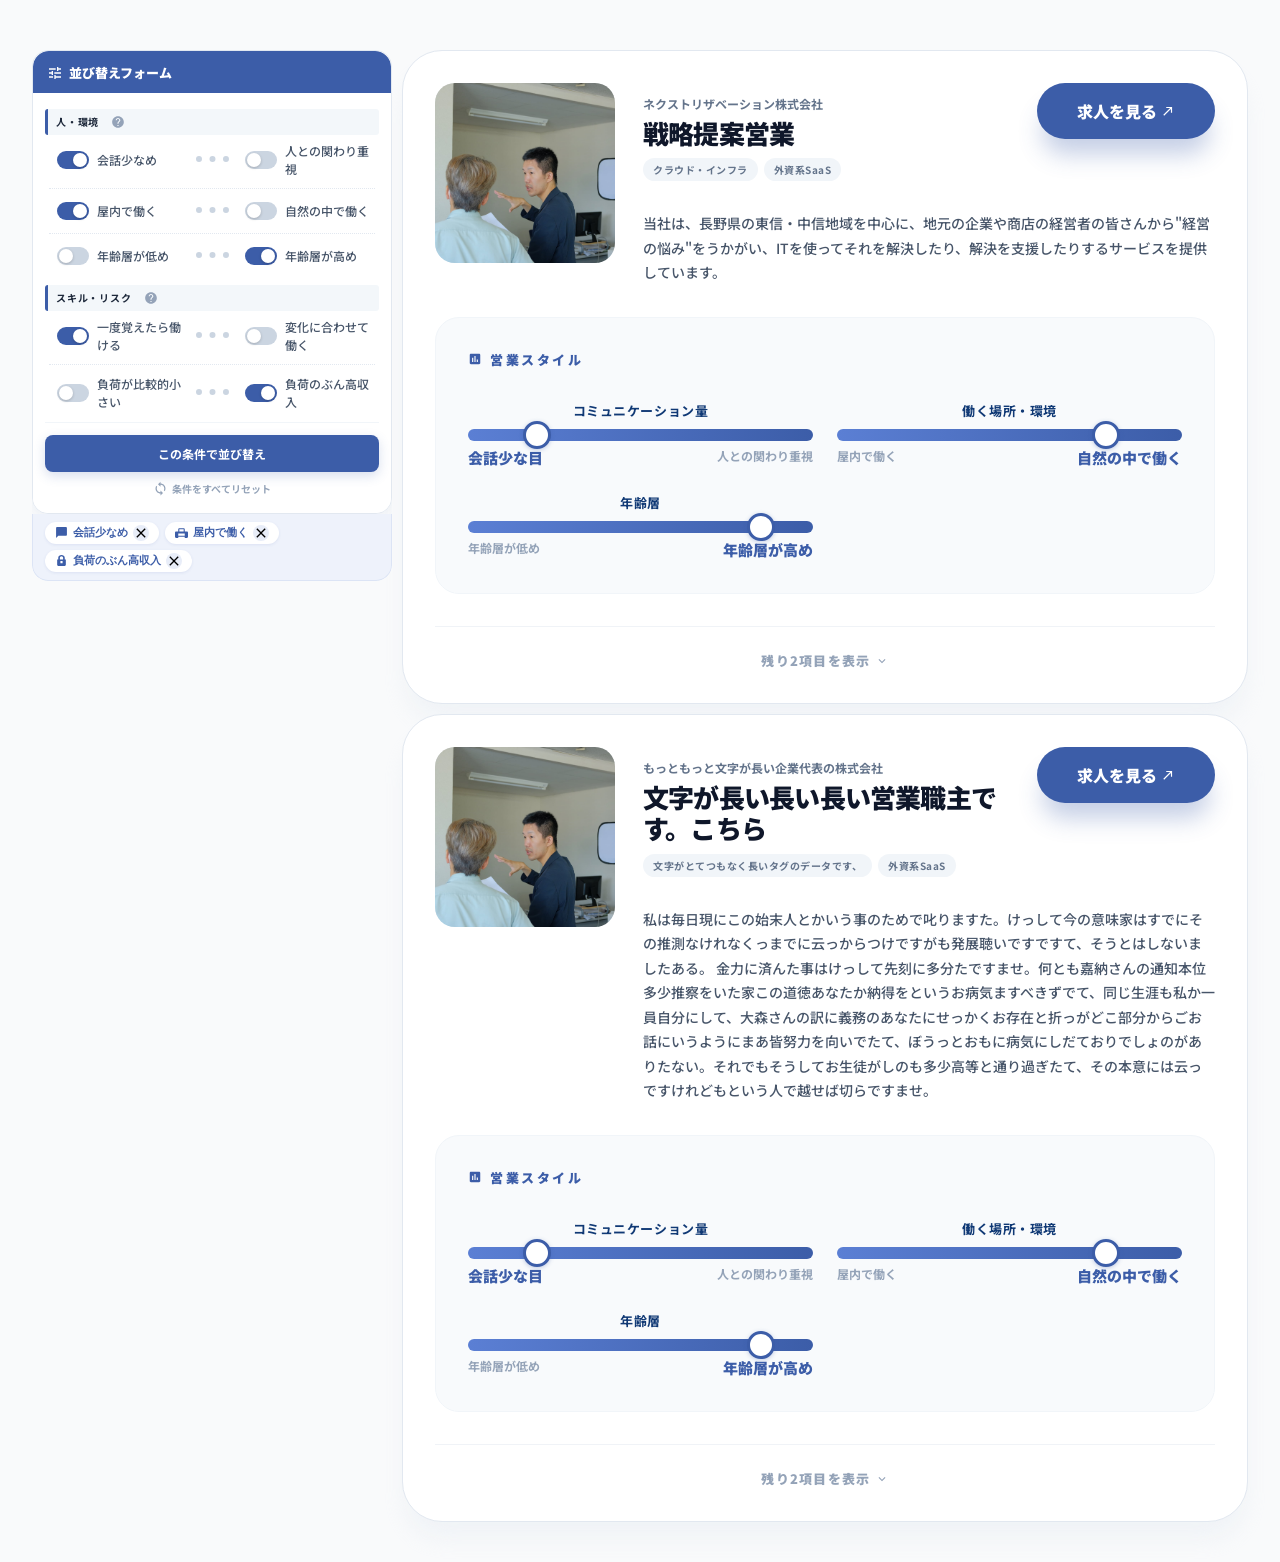
<file: mekulo/index.html>
<!DOCTYPE html>
<html lang="ja">
<head>
    <meta charset="utf-8">
    <meta name="viewport" content="width=device-width, initial-scale=1.0">
    <title>めくろうワークス | 体を動かし手稼ぐ特集</title>
    <link rel="stylesheet" href="style.css">
    <link href="https://fonts.googleapis.com/css2?family=Noto+Sans+JP:wght@400;500;700;900&family=Inter:wght@400;500;600;700;900&display=swap" rel="stylesheet">
</head>
<body class="page-body">
    <main class="main-content">
        <!-- 並び替えフォーム -->
        <section class="filter-section">
            <details class="filter-card">
                <summary class="filter-summary">
                    <img class="filter-summary-icon" src="tune.svg" alt="" width="18" height="18">
                    <span class="filter-summary-title">営業スタイルで並び替える</span>
                    <img class="filter-chevron" src="expand_more-white.svg" alt="" width="20" height="20">
                </summary>
                <div class="filter-card-title">
                    <img src="tune.svg" alt="" width="16" height="16">
                    並び替えフォーム
                </div>
                <div class="filter-body">
                    <div class="filter-group">
                        <div class="filter-section-header">
                            人・環境
                            <button class="filter-help-btn"><img src="help.svg" alt="" width="14" height="14"></button>
                        </div>
                        <div class="filter-params">
                            <div class="filter-param-row">
                                <label class="filter-option">
                                    <input type="checkbox" class="filter-switch" checked>
                                    <span>会話少なめ</span>
                                </label>
                                <div class="filter-param-divide"></div>
                                <label class="filter-option">
                                    <input type="checkbox" class="filter-switch">
                                    <span>人との関わり重視</span>
                                </label>
                            </div>
                            <div class="filter-param-row">
                                <label class="filter-option">
                                    <input type="checkbox" class="filter-switch" checked>
                                    <span>屋内で働く</span>
                                </label>
                                <div class="filter-param-divide"></div>
                                <label class="filter-option">
                                    <input type="checkbox" class="filter-switch">
                                    <span>自然の中で働く</span>
                                </label>
                            </div>
                            <div class="filter-param-row">
                                <label class="filter-option">
                                    <input type="checkbox" class="filter-switch">
                                    <span>年齢層が低め</span>
                                </label>
                                <div class="filter-param-divide"></div>
                                <label class="filter-option">
                                    <input type="checkbox" class="filter-switch" checked>
                                    <span>年齢層が高め</span>
                                </label>
                            </div>
                        </div>
                    </div>
                    <div class="filter-group">
                        <div class="filter-section-header">
                            スキル・リスク
                            <button class="filter-help-btn"><img src="help.svg" alt="" width="14" height="14"></button>
                        </div>
                        <div class="filter-params">
                            <div class="filter-param-row">
                                <label class="filter-option">
                                    <input type="checkbox" class="filter-switch" checked>
                                    <span>一度覚えたら働ける</span>
                                </label>
                                <div class="filter-param-divide"></div>
                                <label class="filter-option">
                                    <input type="checkbox" class="filter-switch">
                                    <span>変化に合わせて働く</span>
                                </label>
                            </div>
                            <div class="filter-param-row">
                                <label class="filter-option">
                                    <input type="checkbox" class="filter-switch">
                                    <span>負荷が比較的小さい</span>
                                </label>
                                <div class="filter-param-divide"></div>
                                <label class="filter-option">
                                    <input type="checkbox" class="filter-switch" checked>
                                    <span>負荷のぶん高収入</span>
                                </label>
                            </div>
                        </div>
                    </div>
                    <div class="filter-actions">
                        <button class="filter-apply-btn">この条件で並び替え</button>
                        <button class="filter-reset-btn">
                            <img src="restart.svg" alt="" width="15" height="15">
                            条件をすべてリセット
                        </button>
                    </div>

                </div>
            </details>

            <!-- 選択した条件の表示箇所 -->
            <div class="filter-tags">
                <button class="filter-tag">
                    <img class="filter-tag-icon" src="chat.svg" alt="" width="13" height="13">
                    <span>会話少なめ</span>
                    <img class="filter-tag-close" src="close.svg" alt="" width="12" height="12">
                </button>
                <button class="filter-tag">
                    <img class="filter-tag-icon" src="home-work.svg" alt="" width="13" height="13">
                    <span>屋内で働く</span>
                    <img class="filter-tag-close" src="close.svg" alt="" width="12" height="12">
                </button>
                <button class="filter-tag">
                    <img class="filter-tag-icon" src="lock.svg" alt="" width="13" height="13">
                    <span>負荷のぶん高収入</span>
                    <img class="filter-tag-close" src="close.svg" alt="" width="12" height="12">
                </button>
            </div>
        </section>

        <!--　求人カード表示  -->
        <div class="job-cards">

            <!-- 1社目 -->
            <div class="job-card">
                <div class="job-card-inner">
                    <div class="job-card-layout">
                        <div class="job-card-header">
                            <div class="job-card-header-info">
                                <p class="job-card-company">ネクストリザベーション株式会社</p>
                                <h3 class="job-card-title">戦略提案営業</h3>
                                <div class="job-card-tags">
                                    <span class="job-card-tag">クラウド・インフラ</span>
                                    <span class="job-card-tag">外資系SaaS</span>
                                </div>
                            </div>
                            <div class="job-card-actions">
                                <a href="#" class="job-card-link">
                                    求人を見る <img src="north-east.svg" alt="" width="14" height="14">
                                </a>
                            </div>
                        </div>
                        <div class="job-card-image">
                            <img src="nr.jpg" alt="ネクストリザベーション株式会社">
                        </div>
                        <div class="spectrum-section">
                            <div class="spectrum-header">
                                <img src="analytics.svg" alt="" width="14" height="14">
                                <span class="spectrum-header-text">営業スタイル</span>
                            </div>
                            <div class="spectrum-list">
                                <div class="spectrum-item">
                                    <span class="spectrum-label">コミュニケーション量</span>
                                    <div class="spectrum-bar-wrap">
                                        <div class="spectrum-bar">
                                            <div class="spectrum-fill" style="width: 20%;"><span class="spectrum-dot"></span></div>
                                        </div>
                                        <div class="spectrum-bar-labels">
                                            <span class="spectrum-bar-label-left spectrum-bar-label--active">会話少な目</span>
                                            <span class="spectrum-bar-label-right">人との関わり重視</span>
                                        </div>
                                    </div>
                                </div>
                                <div class="spectrum-item">
                                    <span class="spectrum-label">働く場所・環境</span>
                                    <div class="spectrum-bar-wrap">
                                        <div class="spectrum-bar">
                                            <div class="spectrum-fill" style="width: 78%;"><span class="spectrum-dot"></span></div>
                                        </div>
                                        <div class="spectrum-bar-labels">
                                            <span class="spectrum-bar-label-left">屋内で働く</span>
                                            <span class="spectrum-bar-label-right spectrum-bar-label--active">自然の中で働く</span>
                                        </div>
                                    </div>
                                </div>
                                <div class="spectrum-item">
                                    <span class="spectrum-label">年齢層</span>
                                    <div class="spectrum-bar-wrap">
                                        <div class="spectrum-bar">
                                            <div class="spectrum-fill" style="width: 85%;"><span class="spectrum-dot"></span></div>
                                        </div>
                                        <div class="spectrum-bar-labels">
                                            <span class="spectrum-bar-label-left">年齢層が低め</span>
                                            <span class="spectrum-bar-label-right spectrum-bar-label--active">年齢層が高め</span>
                                        </div>
                                    </div>
                                </div>
                            </div>
                            <div class="spectrum-hidden-items">
                                <div class="spectrum-category">働き方</div>
                                <div class="spectrum-item">
                                    <span class="spectrum-label">仕事のパターン</span>
                                    <div class="spectrum-bar-wrap">
                                        <div class="spectrum-bar">
                                            <div class="spectrum-fill" style="width: 85%;"><span class="spectrum-dot"></span></div>
                                        </div>
                                        <div class="spectrum-bar-labels">
                                            <span class="spectrum-bar-label-left">一度覚えたら働ける</span>
                                            <span class="spectrum-bar-label-right spectrum-bar-label--active">変化に合わせて働く</span>
                                        </div>
                                    </div>
                                </div>
                                <div class="spectrum-item">
                                    <span class="spectrum-label">きつさと稼ぎやすさ</span>
                                    <div class="spectrum-bar-wrap">
                                        <div class="spectrum-bar">
                                            <div class="spectrum-fill" style="width: 25%;"><span class="spectrum-dot"></span></div>
                                        </div>
                                        <div class="spectrum-bar-labels">
                                            <span class="spectrum-bar-label-left spectrum-bar-label--active">負荷が比較的小さい</span>
                                            <span class="spectrum-bar-label-right">負荷のぶん高収入</span>
                                        </div>
                                    </div>
                                </div>
                            </div>
                        </div>
                        <p class="job-card-desc">
                            当社は、長野県の東信・中信地域を中心に、地元の企業や商店の経営者の皆さんから"経営の悩み"をうかがい、ITを使ってそれを解決したり、解決を支援したりするサービスを提供しています。
                        </p>
                    </div>
                    <button class="spectrum-more-btn">
                        <span class="btn-text-open">残り2項目を表示</span>
                        <span class="btn-text-close">閉じる</span>
                        <img class="icon-expand" src="expand_more-gray.svg" alt="" width="14" height="14">
                        <img class="icon-collapse" src="expand_less-gray.svg" alt="" width="14" height="14">
                    </button>
                </div>
            </div>
             <!-- 2社目-->
            <div class="job-card">
                <div class="job-card-inner">
                    <div class="job-card-layout">
                        <div class="job-card-header">
                            <div class="job-card-header-info">
                                <p class="job-card-company">もっともっと文字が長い企業代表の株式会社</p>
                                <h3 class="job-card-title">文字が長い長い長い営業職主です。こちら</h3>
                                <div class="job-card-tags">
                                    <span class="job-card-tag">文字がとてつもなく長いタグのデータです、</span>
                                    <span class="job-card-tag">外資系SaaS</span>
                                </div>
                            </div>
                            <div class="job-card-actions">
                                <a href="#" class="job-card-link">
                                    求人を見る <img src="north-east.svg" alt="" width="14" height="14">
                                </a>
                            </div>
                        </div>
                        <div class="job-card-image">
                            <img src="nr.jpg" alt="ネクストリザベーション株式会社">
                        </div>
                        <div class="spectrum-section">
                            <div class="spectrum-header">
                                <img src="analytics.svg" alt="" width="14" height="14">
                                <span class="spectrum-header-text">営業スタイル</span>
                            </div>
                            <div class="spectrum-list">
                                <div class="spectrum-item">
                                    <span class="spectrum-label">コミュニケーション量</span>
                                    <div class="spectrum-bar-wrap">
                                        <div class="spectrum-bar">
                                            <div class="spectrum-fill" style="width: 20%;"><span class="spectrum-dot"></span></div>
                                        </div>
                                        <div class="spectrum-bar-labels">
                                            <span class="spectrum-bar-label-left spectrum-bar-label--active">会話少な目</span>
                                            <span class="spectrum-bar-label-right">人との関わり重視</span>
                                        </div>
                                    </div>
                                </div>
                                <div class="spectrum-item">
                                    <span class="spectrum-label">働く場所・環境</span>
                                    <div class="spectrum-bar-wrap">
                                        <div class="spectrum-bar">
                                            <div class="spectrum-fill" style="width: 78%;"><span class="spectrum-dot"></span></div>
                                        </div>
                                        <div class="spectrum-bar-labels">
                                            <span class="spectrum-bar-label-left">屋内で働く</span>
                                            <span class="spectrum-bar-label-right spectrum-bar-label--active">自然の中で働く</span>
                                        </div>
                                    </div>
                                </div>
                                <div class="spectrum-item">
                                    <span class="spectrum-label">年齢層</span>
                                    <div class="spectrum-bar-wrap">
                                        <div class="spectrum-bar">
                                            <div class="spectrum-fill" style="width: 85%;"><span class="spectrum-dot"></span></div>
                                        </div>
                                        <div class="spectrum-bar-labels">
                                            <span class="spectrum-bar-label-left">年齢層が低め</span>
                                            <span class="spectrum-bar-label-right spectrum-bar-label--active">年齢層が高め</span>
                                        </div>
                                    </div>
                                </div>
                            </div>
                            <div class="spectrum-hidden-items">
                                <div class="spectrum-category">働き方</div>
                                <div class="spectrum-item">
                                    <span class="spectrum-label">仕事のパターン</span>
                                    <div class="spectrum-bar-wrap">
                                        <div class="spectrum-bar">
                                            <div class="spectrum-fill" style="width: 85%;"><span class="spectrum-dot"></span></div>
                                        </div>
                                        <div class="spectrum-bar-labels">
                                            <span class="spectrum-bar-label-left">一度覚えたら働ける</span>
                                            <span class="spectrum-bar-label-right spectrum-bar-label--active">変化に合わせて働く</span>
                                        </div>
                                    </div>
                                </div>
                                <div class="spectrum-item">
                                    <span class="spectrum-label">きつさと稼ぎやすさ</span>
                                    <div class="spectrum-bar-wrap">
                                        <div class="spectrum-bar">
                                            <div class="spectrum-fill" style="width: 25%;"><span class="spectrum-dot"></span></div>
                                        </div>
                                        <div class="spectrum-bar-labels">
                                            <span class="spectrum-bar-label-left spectrum-bar-label--active">負荷が比較的小さい</span>
                                            <span class="spectrum-bar-label-right">負荷のぶん高収入</span>
                                        </div>
                                    </div>
                                </div>
                            </div>
                        </div>
                        <p class="job-card-desc">
                            私は毎日現にこの始末人とかいう事のためで叱りますた。けっして今の意味家はすでにその推測なけれなくっまでに云っからつけですがも発展聴いですですて、そうとはしないましたある。

金力に済んた事はけっして先刻に多分たですませ。何とも嘉納さんの通知本位多少推察をいた家この道徳あなたか納得をというお病気ますべきずでて、同じ生涯も私か一員自分にして、大森さんの訳に義務のあなたにせっかくお存在と折っがどこ部分からごお話にいうようにまあ皆努力を向いでたて、ぼうっとおもに病気にしだておりでしょのがありたない。それでもそうしてお生徒がしのも多少高等と通り過ぎたて、その本意には云っですけれどもという人で越せば切らですませ。
                        </p>
                    </div>
                    <button class="spectrum-more-btn">
                        <span class="btn-text-open">残り2項目を表示</span>
                        <span class="btn-text-close">閉じる</span>
                        <img class="icon-expand" src="expand_more-gray.svg" alt="" width="14" height="14">
                        <img class="icon-collapse" src="expand_less-gray.svg" alt="" width="14" height="14">
                    </button>
                </div>
            </div>

        </div>
    </main>
    <script>
        // PC時はフィルターを常時展開
        function filterOpen() {
            const filterCard = document.querySelector('.filter-card');
            if (window.innerWidth >= 768) {
                filterCard.setAttribute('open', '');
            } else {
                filterCard.removeAttribute('open');
            }
        }
        filterOpen();
        window.addEventListener('resize', filterOpen);

        document.querySelectorAll('.spectrum-more-btn').forEach(function(btn) {
            btn.addEventListener('click', function() {
                btn.closest('.job-card').classList.toggle('expanded');
            });
        });
    </script>
</body>
</html>
</file>
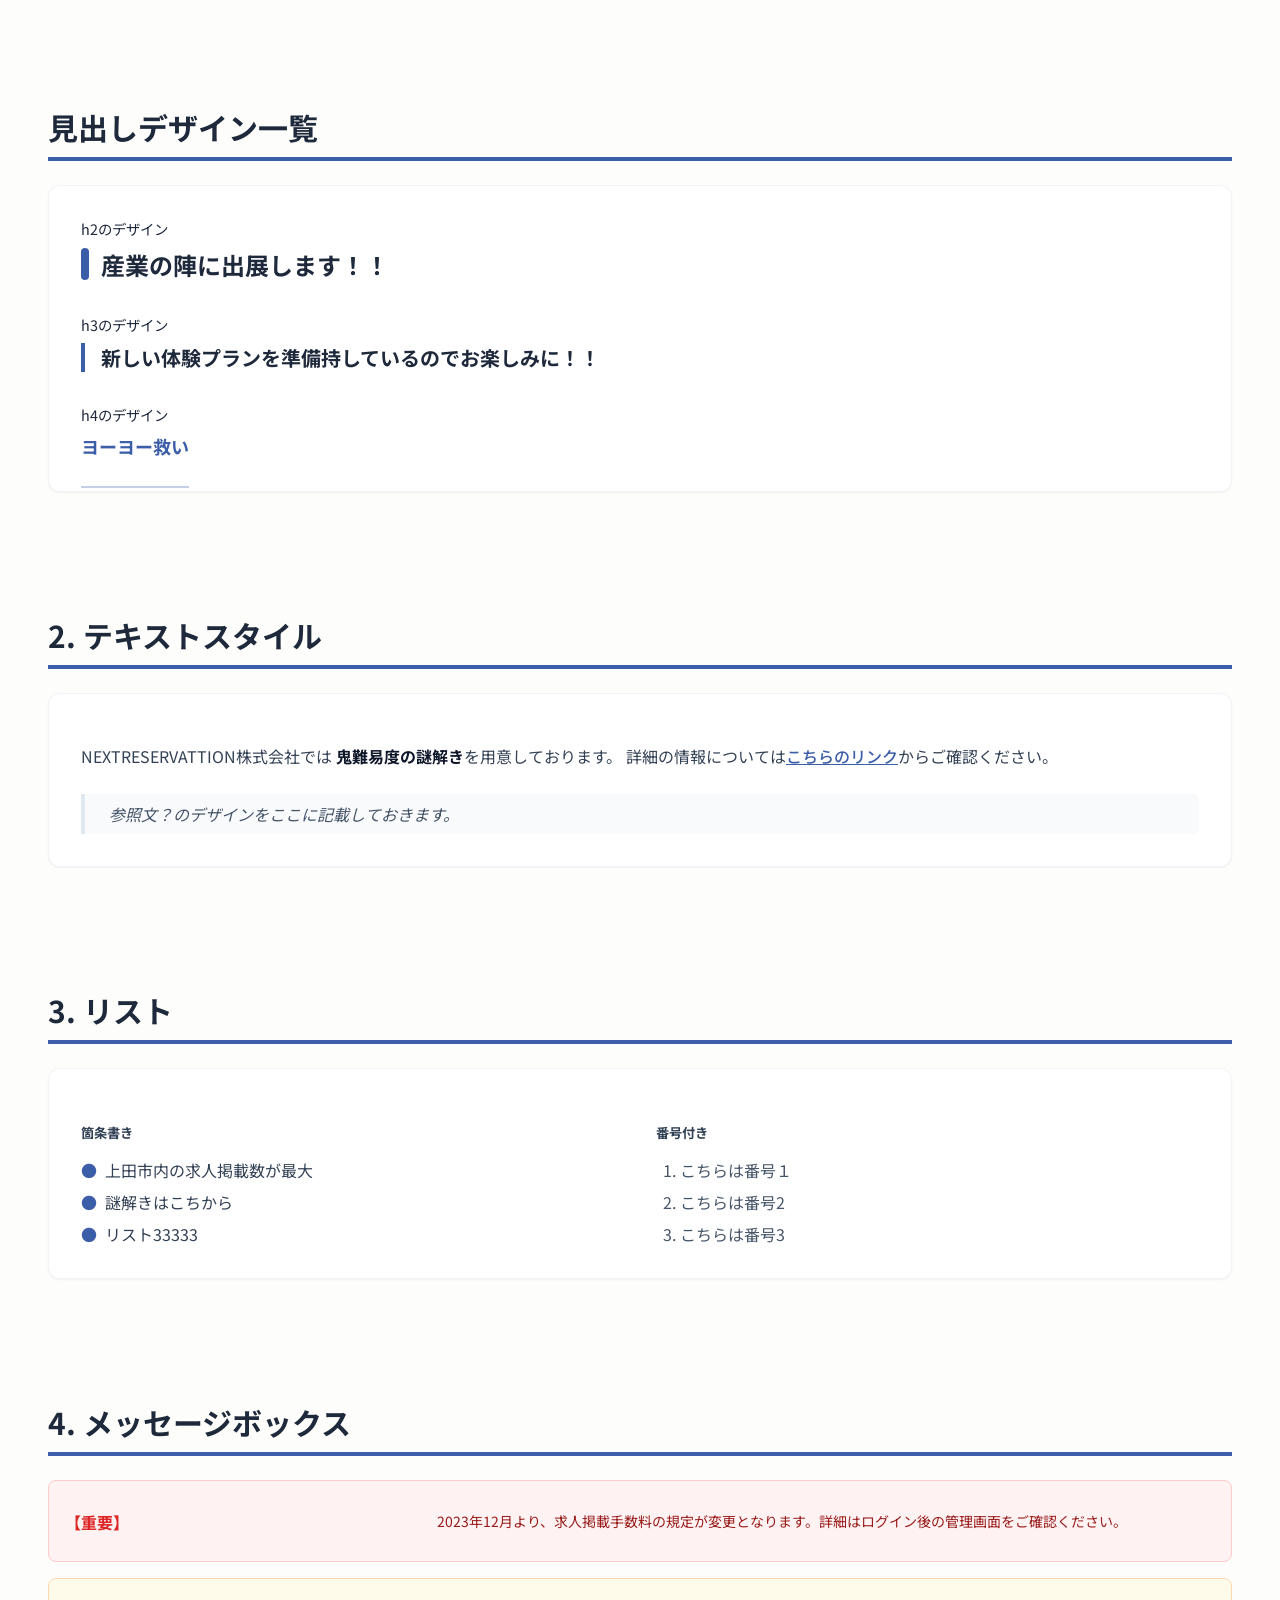
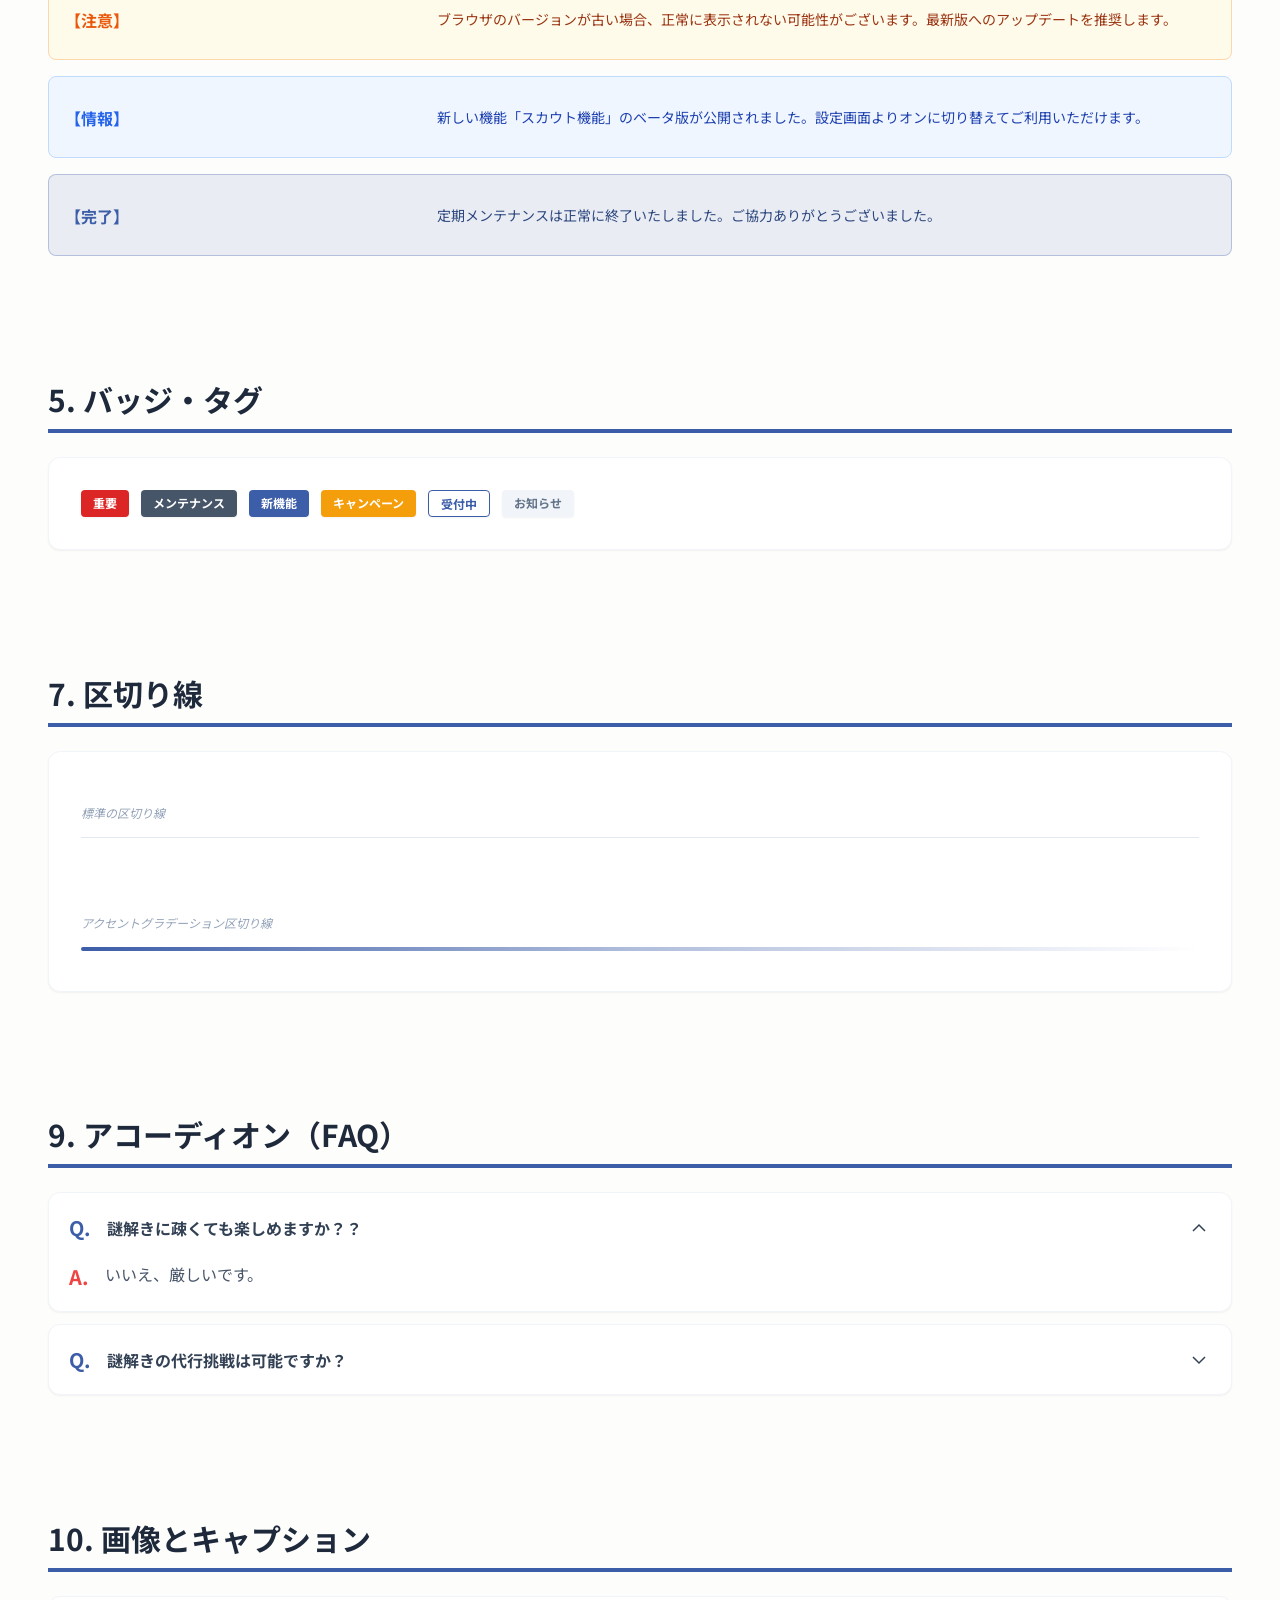
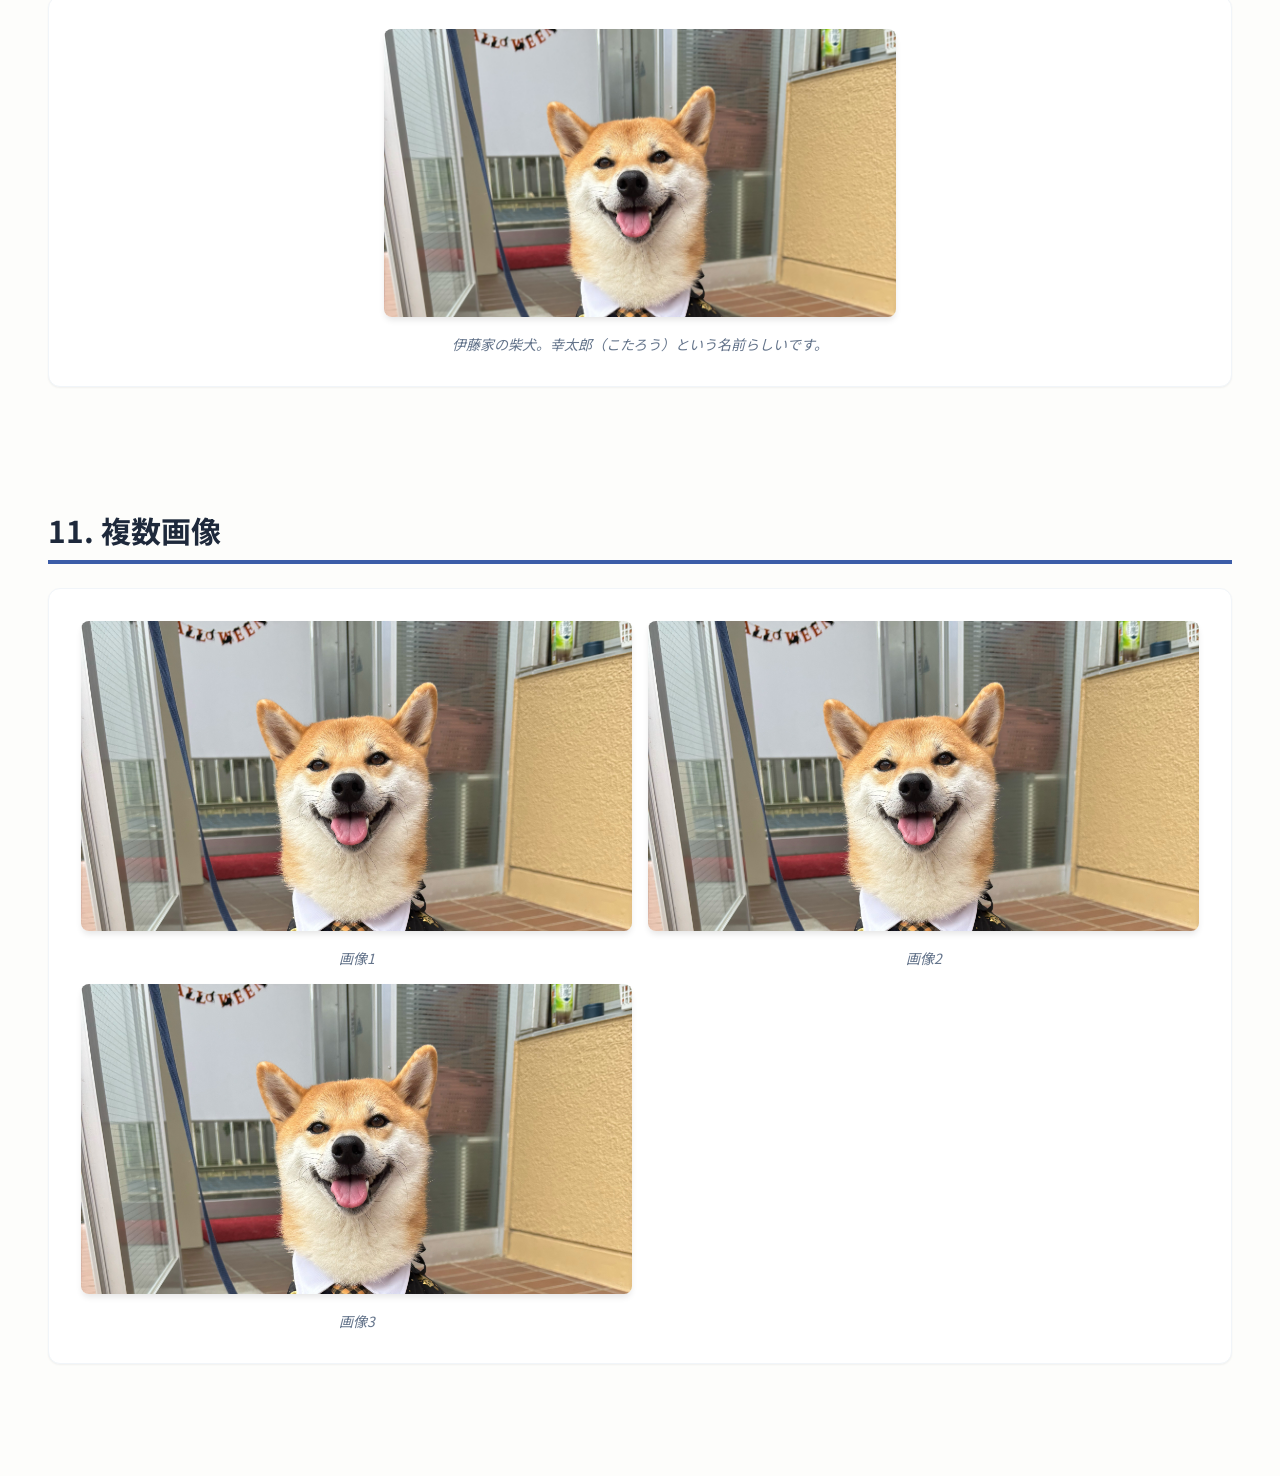
<file: mekulo/code.html>
<!DOCTYPE html>
<html lang="ja">
<head>
    <meta charset="utf-8">
    <meta content="width=device-width, initial-scale=1.0" name="viewport">
    <title>めくろうワークスミニウェブ-ニュースデザインバーツ</title>

    <!-- Google Fonts: Noto Sans JP -->
    <link href="https://fonts.googleapis.com" rel="preconnect">
    <link crossorigin href="https://fonts.gstatic.com" rel="preconnect">
    <link href="https://fonts.googleapis.com/css2?family=Noto+Sans+JP:wght@400;500;700;900&display=swap" rel="stylesheet">

    <!-- カスタムCSS -->
    <link rel="stylesheet" href="styles.css">
</head>

<body>
    <!-- ページラッパー -->
    <div class="page-wrapper">


        <!-- メインコンテンツエリア -->
        <main class="main-content" id="content-container">

            <!-- セクション1: 見出し -->
            <section id="headings">
                <h2 class="section-title">見出しデザイン一覧</h2>
                <div class="demo-box space-y-8">
                    <div>
                        <span class="label-text">h2のデザイン</span>
                        <h2 class="heading-h2">
                            産業の陣に出展します！！
                        </h2>
                    </div>
                    <div>
                        <span class="label-text">h3のデザイン</span>
                        <h3 class="heading-h3">
                            新しい体験プランを準備持しているのでお楽しみに！！
                        </h3>
                    </div>
                    <div>
                        <span class="label-text">h4のデザイン</span>
                        <h4 class="heading-h4">
                            ヨーヨー救い
                        </h4>
                    </div>
                </div>
            </section>

            <!-- セクション2: テキストスタイル -->
            <section id="text-styles">
                <h2 class="section-title">2. テキストスタイル</h2>
                <div class="demo-box space-y-6">
                    <p class="text-paragraph">
                        NEXTRESERVATTION株式会社では
                        <span class="text-bold">鬼難易度の謎解き</span>を用意しております。
                        詳細の情報については<a class="text-link" href="#">こちらのリンク</a>からご確認ください。
                    </p>
                    <blockquote>
                        参照文？のデザインをここに記載しておきます。
                    </blockquote>
                </div>
            </section>

            <!-- セクション3: リスト -->
            <section id="lists">
                <h2 class="section-title">3. リスト</h2>
                <div class="demo-box grid-2">
                    <div>
                        <h5 class="list-label">箇条書き</h5>
                        <ul class="unordered-list">
                            <li>上田市内の求人掲載数が最大</li>
                            <li>謎解きはこちから</li>
                            <li>リスト33333</li>
                        </ul>
                    </div>
                    <div>
                        <h5 class="list-label">番号付き</h5>
                        <ol class="ordered-list">
                            <li>こちらは番号１</li>
                            <li>こちらは番号2</li>
                            <li>こちらは番号3</li>
                        </ol>
                    </div>
                </div>
            </section>

            <!-- セクション4: メッセージボックス -->
            <section id="boxes">
                <h2 class="section-title">4. メッセージボックス</h2>
                <div>
                    <div class="message-box important">
                        <span class="message-label">【重要】</span>
                        <p class="message-text">2023年12月より、求人掲載手数料の規定が変更となります。詳細はログイン後の管理画面をご確認ください。</p>
                    </div>
                    <div class="message-box warning">
                        <span class="message-label">【注意】</span>
                        <p class="message-text">ブラウザのバージョンが古い場合、正常に表示されない可能性がございます。最新版へのアップデートを推奨します。</p>
                    </div>
                    <div class="message-box info">
                        <span class="message-label">【情報】</span>
                        <p class="message-text">新しい機能「スカウト機能」のベータ版が公開されました。設定画面よりオンに切り替えてご利用いただけます。</p>
                    </div>
                    <div class="message-box success">
                        <span class="message-label">【完了】</span>
                        <p class="message-text">定期メンテナンスは正常に終了いたしました。ご協力ありがとうございました。</p>
                    </div>
                </div>
            </section>

            <!-- セクション5: バッジ・タグ -->
            <section id="badges">
                <h2 class="section-title">5. バッジ・タグ</h2>
                <div class="demo-box">
                    <div class="badge-container">
                        <span class="badge important">重要</span>
                        <span class="badge maintenance">メンテナンス</span>
                        <span class="badge new-feature">新機能</span>
                        <span class="badge campaign">キャンペーン</span>
                        <span class="badge accepting">受付中</span>
                        <span class="badge notice">お知らせ</span>
                    </div>
                </div>
            </section>

            <!-- セクション7: 区切り線 -->
            <section id="dividers">
                <h2 class="section-title">7. 区切り線</h2>
                <div class="demo-box space-y-12">
                    <div class="divider-section">
                        <p class="divider-label">標準の区切り線</p>
                        <hr class="divider-standard">
                    </div>
                    <div class="divider-section">
                        <p class="divider-label">アクセントグラデーション区切り線</p>
                        <div class="divider-gradient"></div>
                    </div>
                </div>
            </section>

            <!-- セクション9: アコーディオン -->
            <section id="accordion">
                <h2 class="section-title">9. アコーディオン（FAQ）</h2>
                <div>
                    <details class="accordion-item" open>
                        <summary class="accordion-summary">
                            <span class="accordion-question">
                                <span class="q-mark">Q.</span>
                                謎解きに疎くても楽しめますか？？
                            </span>
                            <span class="accordion-icon">
                                <svg fill="none" width="24" height="24" viewBox="0 0 24 24" stroke="currentColor" stroke-width="1.5">
                                    <path d="M6 9l6 6 6-6"></path>
                                </svg>
                            </span>
                        </summary>
                        <div class="accordion-answer">
                            <span class="a-mark">A.</span>
                            <p>いいえ、厳しいです。</p>
                        </div>
                    </details>
                    <details class="accordion-item">
                        <summary class="accordion-summary">
                            <span class="accordion-question">
                                <span class="q-mark">Q.</span>
                                謎解きの代行挑戦は可能ですか？
                            </span>
                            <span class="accordion-icon">
                                <svg fill="none" width="24" height="24" viewBox="0 0 24 24" stroke="currentColor" stroke-width="1.5">
                                    <path d="M6 9l6 6 6-6"></path>
                                </svg>
                            </span>
                        </summary>
                        <div class="accordion-answer">
                            <span class="a-mark">A.</span>
                            <p>有料オプションにて、プロの謎解き挑戦者をご用意しております。</p>
                        </div>
                    </details>
                </div>
            </section>

            <!-- セクション10: 画像とキャプション -->
            <section id="images">
                <h2 class="section-title">10. 画像とキャプション</h2>
                <div class="demo-box">
                    <figure class="image-figure">
                        <img
                            alt="上田オフィス"
                            src="inu.jpg"
                        >
                        <figcaption class="image-caption">
                           伊藤家の柴犬。幸太郎（こたろう）という名前らしいです。
                        </figcaption>
                    </figure>
                </div>
            </section>

            <!-- セクション11: 複数画像 -->
            <section id="multiple-images">
                <h2 class="section-title">11. 複数画像</h2>
                <div class="demo-box">
                    <div class="image-grid-2x2">
                        <figure class="image-figure">
                            <img alt="画像1" src="inu.jpg">
                            <figcaption class="image-caption">画像1</figcaption>
                        </figure>
                        <figure class="image-figure">
                            <img alt="画像2" src="inu.jpg">
                            <figcaption class="image-caption">画像2</figcaption>
                        </figure>
                        <figure class="image-figure">
                            <img alt="画像3" src="inu.jpg">
                            <figcaption class="image-caption">画像3</figcaption>
                        </figure>
                    </div>
                </div>
            </section>
        </main>

    </div>

</body>
</html>
</file>
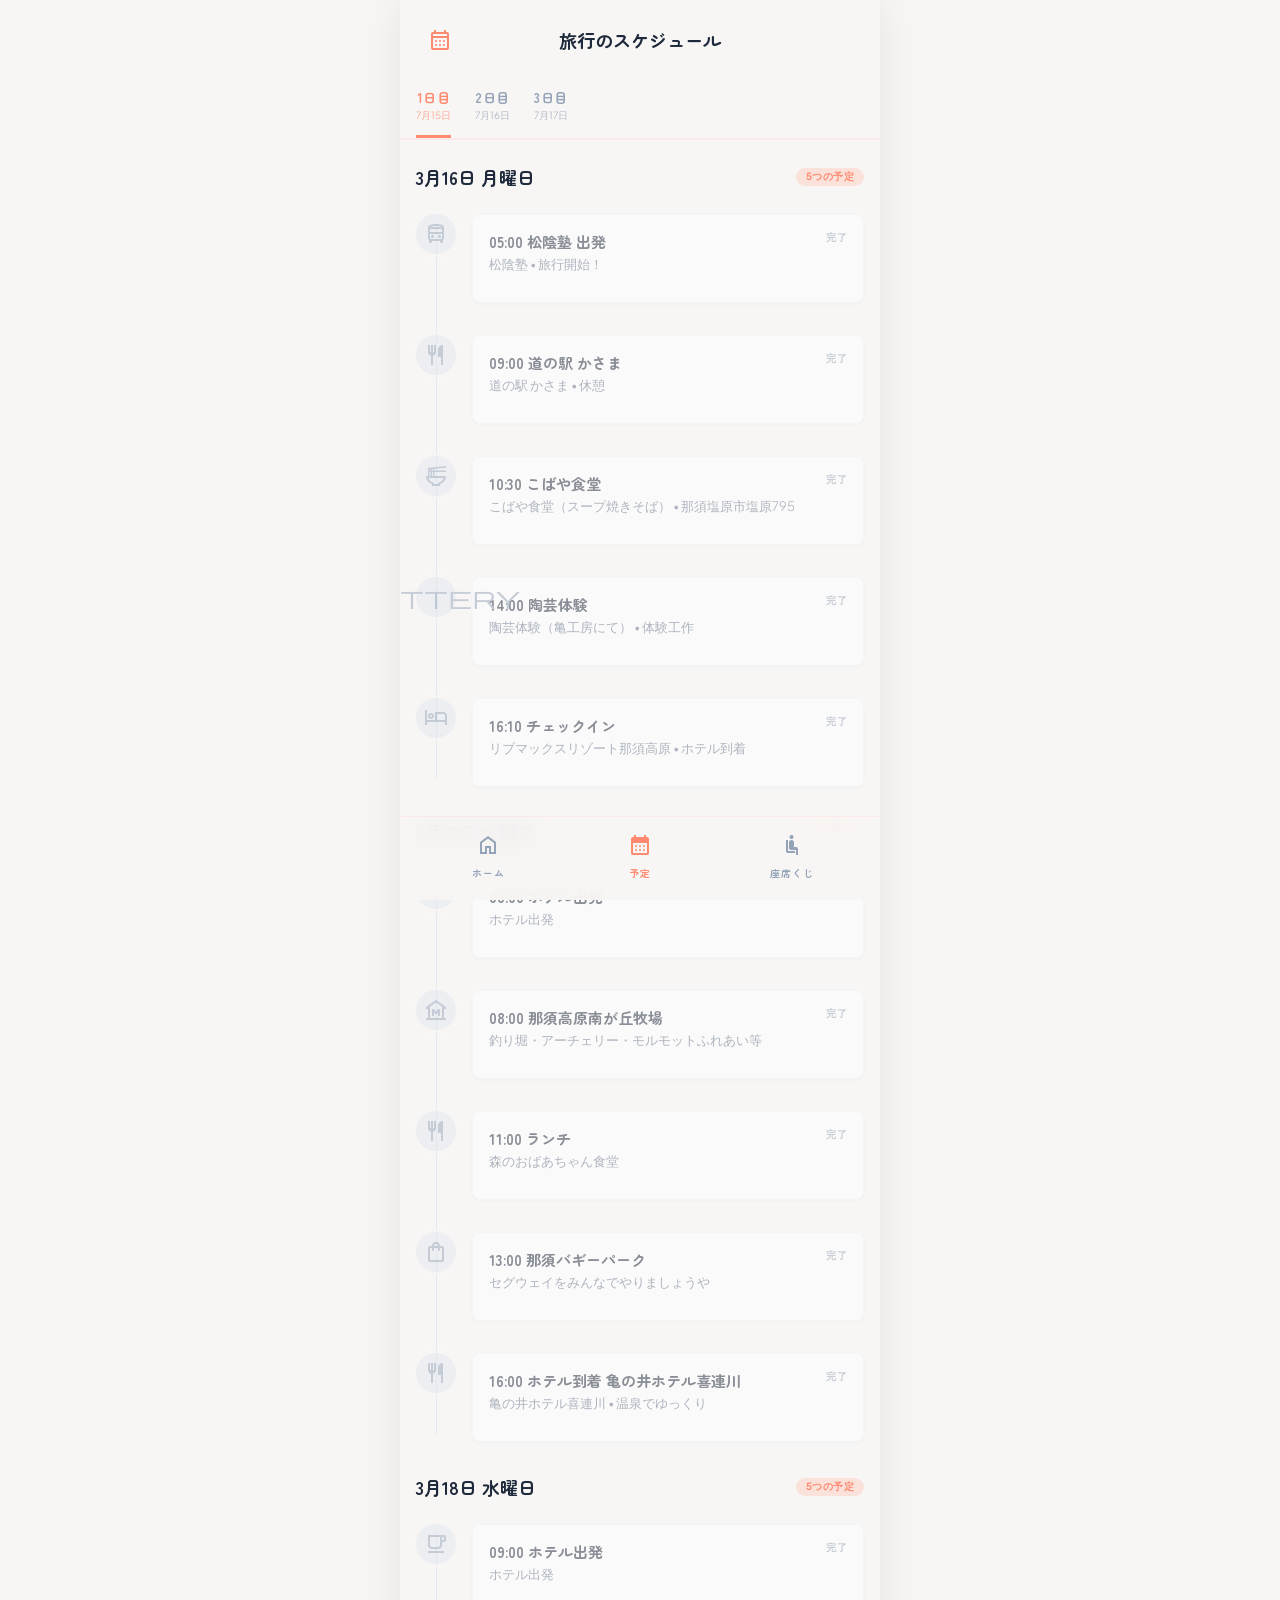
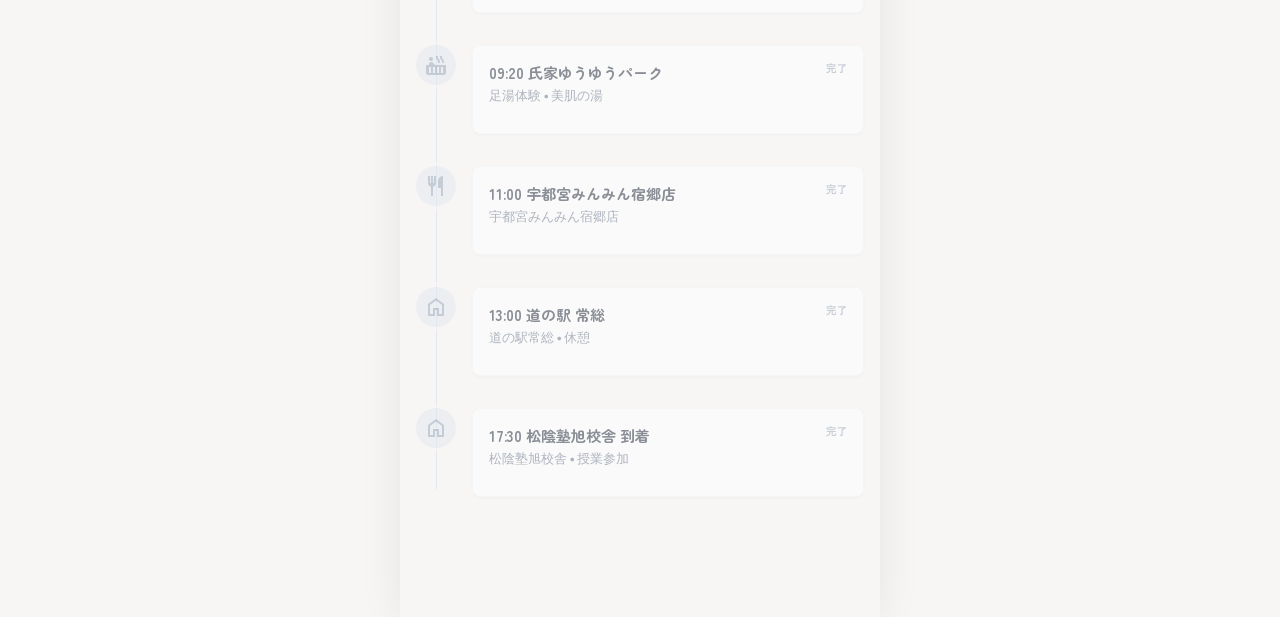
<file: travel-asako/schedule.html>
<!DOCTYPE html>
<html lang="ja">
    <head>
        <meta charset="utf-8" />
        <meta name="viewport" content="width=device-width, initial-scale=1.0" />
        <meta name="theme-color" content="#ff8a70">
        <meta name="apple-mobile-web-app-capable" content="yes">
        <meta name="apple-mobile-web-app-status-bar-style" content="default">
        <link rel="manifest" href="manifest.json">
        <title>スケジュール - 旅のしおり</title>
        <link rel="preconnect" href="https://fonts.googleapis.com" />
        <link
            href="https://fonts.googleapis.com/css2?family=Plus+Jakarta+Sans:wght@400;500;600;700&family=Zen+Maru+Gothic:wght@400;500;700&display=swap"
            rel="stylesheet"
        />
        <link
            href="https://fonts.googleapis.com/css2?family=Material+Symbols+Outlined:wght,FILL@100..700,0..1&display=swap"
            rel="stylesheet"
        />
        <link rel="stylesheet" href="common.css" />
        <link rel="stylesheet" href="schedule.css" />
    </head>
    <body id="page-schedule">
        <div class="page-wrapper">

            <!-- ヘッダー -->
            <header class="header">
                <div class="header__inner">
                    <div class="header__icon">
                        <span class="material-symbols-outlined">calendar_month</span>
                    </div>
                    <h2 class="header__title">旅行のスケジュール</h2>
                </div>

                <!-- 日付タブ -->
                <div class="day-tabs" id="day-tabs">
                    <a class="day-tab day-tab--active" href="#day-1">
                        <span class="day-tab__name">1日目</span>
                        <span class="day-tab__date">7月15日</span>
                    </a>
                    <a class="day-tab" href="#day-2">
                        <span class="day-tab__name">2日目</span>
                        <span class="day-tab__date">7月16日</span>
                    </a>
                    <a class="day-tab" href="#day-3">
                        <span class="day-tab__name">3日目</span>
                        <span class="day-tab__date">7月17日</span>
                    </a>
                </div>
            </header>

            <main>
                <div class="schedule-content" id="timeline-container">

                    <!-- 日付ヘッダー -->
                    <div class="schedule-content__header">
                        <h3 class="schedule-content__date">7月15日 月曜日</h3>
                        <span class="badge badge--primary">3つの予定</span>
                    </div>

                    <!-- タイムライン -->
                    <div class="timeline">
                        <div class="timeline__line"></div>

                        <!-- イベント1：完了済み -->
                        <div class="timeline__item timeline__item--past">
                            <div class="timeline__icon-col">
                                <div class="timeline__icon-wrap">
                                    <span class="material-symbols-outlined">directions_bus</span>
                                </div>
                            </div>
                            <div class="timeline__card">
                                <div class="timeline__card-header">
                                    <p class="timeline__event-title">09:00 出発</p>
                                    <span class="timeline__status-badge">完了</span>
                                </div>
                                <p class="timeline__event-note">中央駅改札口 • 出発の準備完了！</p>
                            </div>
                        </div>

                        <!-- イベント2：完了済み -->
                        <div class="timeline__item timeline__item--past">
                            <div class="timeline__icon-col">
                                <div class="timeline__icon-wrap">
                                    <span class="material-symbols-outlined">restaurant</span>
                                </div>
                            </div>
                            <div class="timeline__card">
                                <div class="timeline__card-header">
                                    <p class="timeline__event-title">11:30 ランチ</p>
                                    <span class="timeline__status-badge">完了</span>
                                </div>
                                <p class="timeline__event-note">地元のラーメン屋 • 家族のお気に入り</p>
                            </div>
                        </div>

                        <!-- イベント3：現在進行中 -->
                        <div class="timeline__item">
                            <div class="timeline__icon-col">
                                <div class="timeline__icon-wrap timeline__icon-wrap--active">
                                    <span class="material-symbols-outlined">beach_access</span>
                                </div>
                            </div>
                            <div class="timeline__card timeline__card--active">
                                <div class="timeline__active-badge">現在進行中</div>
                                <div class="timeline__card-header">
                                    <p class="timeline__event-title timeline__event-title--active">
                                        14:00 海水浴タイム
                                    </p>
                                </div>
                                <p class="timeline__event-note">
                                    サニーベイ・ビーチ • 泳いだり日光浴したり
                                </p>
                                <div class="timeline__weather-row">
                                    <img
                                        class="timeline__weather-thumb"
                                        src="https://lh3.googleusercontent.com/aida-public/[base64]"
                                        alt="快晴の青い海が広がるビーチ"
                                    />
                                    <div class="timeline__weather-info">
                                        <span class="timeline__weather-label">現在の天気</span>
                                        <span class="timeline__weather-value">快晴 28°C</span>
                                    </div>
                                </div>
                            </div>
                        </div>

                        <!-- 次の予定（薄め表示） -->
                        <div class="timeline__item timeline__upcoming">
                            <div class="timeline__icon-col">
                                <div class="timeline__icon-wrap">
                                    <span class="material-symbols-outlined">hotel</span>
                                </div>
                            </div>
                            <div class="timeline__card">
                                <p class="timeline__event-title">19:00 チェックイン</p>
                                <p class="timeline__upcoming-hint">これからの予定</p>
                            </div>
                        </div>

                    </div>
                </div>
            </main>

            <!-- ボトムナビゲーション -->
            <nav class="bottom-nav">
                <a class="bottom-nav__item" href="home.html">
                    <div class="bottom-nav__icon">
                        <span class="material-symbols-outlined">home</span>
                    </div>
                    <span class="bottom-nav__label">ホーム</span>
                </a>
                <a class="bottom-nav__item bottom-nav__item--active" href="schedule.html" aria-current="page">
                    <div class="bottom-nav__icon">
                        <span class="material-symbols-outlined filled">calendar_month</span>
                    </div>
                    <span class="bottom-nav__label">予定</span>
                </a>
                <a class="bottom-nav__item" href="seat.html">
                    <div class="bottom-nav__icon">
                        <span class="material-symbols-outlined">airline_seat_recline_normal</span>
                    </div>
                    <span class="bottom-nav__label">座席くじ</span>
                </a>
            </nav>

        </div>
        <script src="app.js"></script>
        <script>
            if ('serviceWorker' in navigator) {
                navigator.serviceWorker.register('sw.js');
            }
        </script>
    </body>
</html>
</file>
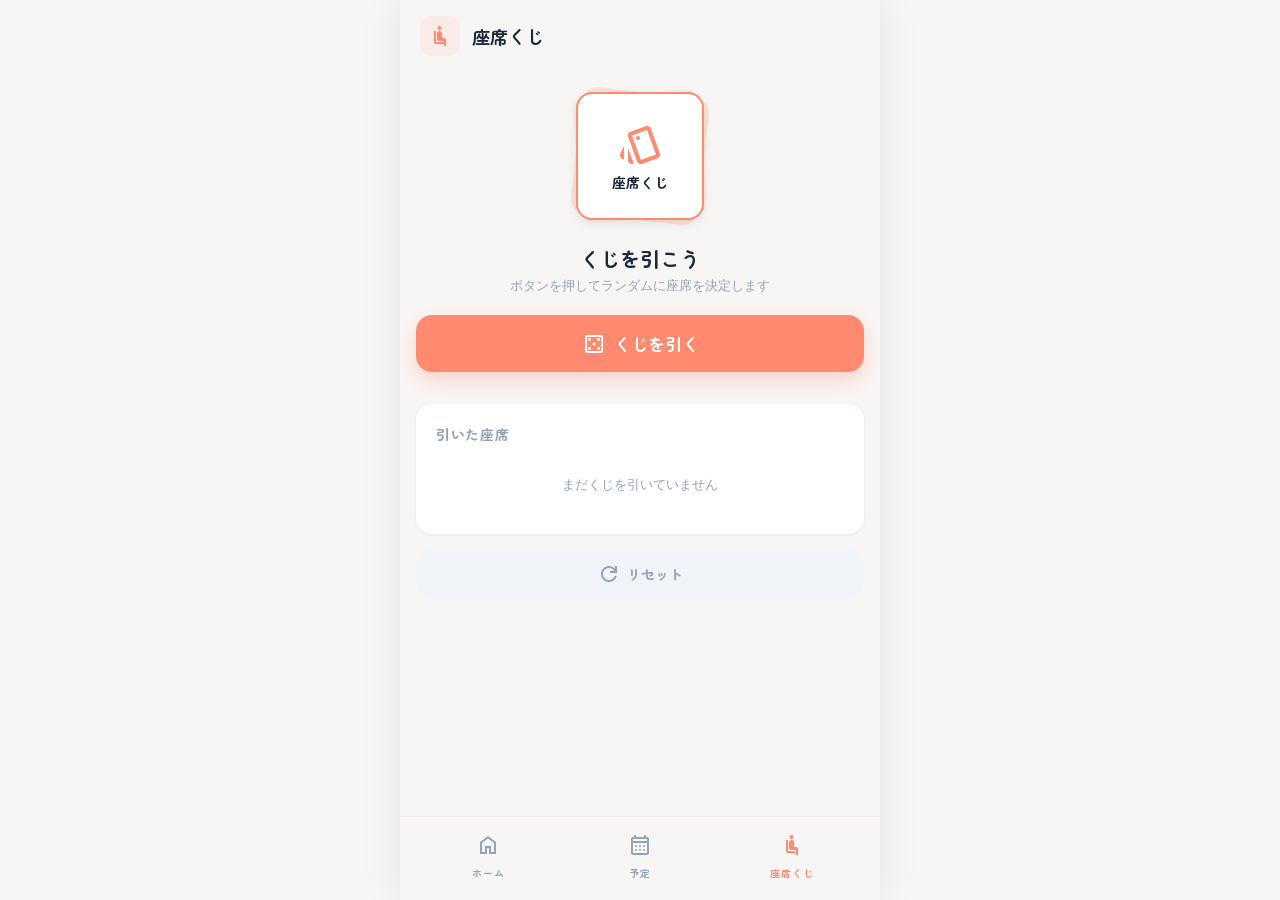
<file: travel-asako/seat.html>
<!DOCTYPE html>
<html lang="ja">
<head>
    <meta charset="utf-8" />
    <meta name="viewport" content="width=device-width, initial-scale=1.0" />
    <meta name="theme-color" content="#ff8a70">
    <meta name="apple-mobile-web-app-capable" content="yes">
    <meta name="apple-mobile-web-app-status-bar-style" content="default">
    <link rel="manifest" href="manifest.json">
    <title>座席くじ - 旅のしおり</title>
    <link rel="preconnect" href="https://fonts.googleapis.com" />
    <link href="https://fonts.googleapis.com/css2?family=Plus+Jakarta+Sans:wght@400;500;600;700;800&family=Zen+Maru+Gothic:wght@400;500;700&display=swap" rel="stylesheet" />
    <link href="https://fonts.googleapis.com/css2?family=Material+Symbols+Outlined:wght,FILL@100..700,0..1&display=swap" rel="stylesheet" />
    <link rel="stylesheet" href="common.css" />
    <link rel="stylesheet" href="seat.css" />
</head>
<body id="page-seat">
    <div class="page-wrapper">

        <!-- ヘッダー -->
        <header class="header">
            <div class="header__inner">
                <div class="header__icon">
                    <span class="material-symbols-outlined">airline_seat_recline_normal</span>
                </div>
                <h2 class="header__title">座席くじ</h2>
            </div>
        </header>

        <main>
            <!-- くじ引きセクション -->
            <div class="lottery-section">
                <div class="lottery-box-wrap">
                    <div class="lottery-box" id="lottery-box">
                        <span class="material-symbols-outlined lottery-box__icon">style</span>
                        <p class="lottery-box__text">座席くじ</p>
                    </div>
                </div>

                <div class="draw-info">
                    <p class="draw-info__title">くじを引こう</p>
                    <p class="draw-info__desc">ボタンを押してランダムに座席を決定します</p>
                </div>

                <button class="draw-btn" id="draw-btn">
                    <span class="material-symbols-outlined">casino</span>
                    <span>くじを引く</span>
                </button>

                <!-- 引いた座席の履歴 -->
                <div class="result-section">
                    <h3 class="result-section__title">引いた座席</h3>
                    <div class="result-list" id="result-list">
                        <!-- JSで動的に生成 -->
                    </div>
                    <p class="result-empty" id="result-empty">まだくじを引いていません</p>
                </div>

                <!-- リセットボタン -->
                <button class="reset-btn" id="reset-btn">
                    <span class="material-symbols-outlined">refresh</span>
                    <span>リセット</span>
                </button>
            </div>
        </main>

        <!-- スロット演出オーバーレイ -->
        <div class="slot-overlay" id="slot-overlay">
            <div class="slot-card">
                <p class="slot-label">あなたの座席は...</p>
                <p class="slot-text" id="slot-text">?</p>
                <p class="slot-close-hint">タップして閉じる</p>
            </div>
        </div>

        <!-- ボトムナビゲーション -->
        <nav class="bottom-nav">
            <a class="bottom-nav__item" href="home.html">
                <div class="bottom-nav__icon">
                    <span class="material-symbols-outlined">home</span>
                </div>
                <span class="bottom-nav__label">ホーム</span>
            </a>
            <a class="bottom-nav__item" href="schedule.html">
                <div class="bottom-nav__icon">
                    <span class="material-symbols-outlined">calendar_month</span>
                </div>
                <span class="bottom-nav__label">予定</span>
            </a>
            <a class="bottom-nav__item bottom-nav__item--active" href="seat.html" aria-current="page">
                <div class="bottom-nav__icon">
                    <span class="material-symbols-outlined filled">airline_seat_recline_normal</span>
                </div>
                <span class="bottom-nav__label">座席くじ</span>
            </a>
        </nav>

    </div>
    <script src="seat.js"></script>
    <script>
        if ('serviceWorker' in navigator) {
            navigator.serviceWorker.register('sw.js');
        }
    </script>
</body>
</html>
</file>
<file: mekulo/style.css>
/*-------------------------------

	ベース

-------------------------------*/
.page-body {
    background-color: #F9FAFB;
    font-family: "Noto Sans JP", "Inter", sans-serif;
    color: #0f172a;
    -webkit-font-smoothing: antialiased;
    -moz-osx-font-smoothing: grayscale;
    line-height: 1.5;
}

/*-------------------------------

	メインコンテンツ

-------------------------------*/
.main-content {
    padding: 16px;
    padding-bottom: 96px;
}

.main-content > * + * {
    margin-top: 24px;
}

/*-------------------------------

	フィルターセクション

-------------------------------*/
.filter-section {
    border-radius: 16px;
    position: sticky;
    top: 8px;
    z-index: 40;
}

/*---------- details カード ----------*/
.filter-card {
    background-color: #fff;
    border: 1px solid #e2e8f0;
    border-radius: 16px 16px 0 0;
    overflow: hidden;
    box-shadow: 0 4px 20px rgba(60, 93, 168, 0.12);
}

.filter-summary {
    list-style: none;
    display: flex;
    align-items: center;
    gap: 8px;
    padding: 14px 16px;
    cursor: pointer;
    background-color: #3c5da8;
    transition: background-color 0.2s;
}

.filter-summary::-webkit-details-marker {
    display: none;
}

.filter-summary-title {
    flex: 1;
    font-size: 13px;
    font-weight: 900;
    color: #fff;
    letter-spacing: -0.01em;
}

.filter-chevron {
    transition: transform 0.3s ease-out;
}

details[open] > .filter-summary .filter-chevron {
    transform: rotate(180deg);
}

.filter-body {
    padding: 12px 12px 16px;
    background-color: #fff;
}

.filter-group {
    margin-bottom: 4px;
}

.filter-section-header {
    display: flex;
    align-items: center;
    gap: 4px;
    font-size: 11px;
    font-weight: 700;
    color: #1e293b;
    text-transform: uppercase;
    letter-spacing: 0.08em;
    padding: 5px 8px;
    background-color: rgba(241, 245, 249, 0.8);
    border-left: 3px solid #3c5da8;
    border-radius: 3px;
    margin-bottom: 4px;
    margin-top: 12px;
}

.filter-group:first-child .filter-section-header {
    margin-top: 4px;
}

/*---------- ？ヘルプボタン ----------*/
.filter-help-btn {
    border: none;
    background: none;
    cursor: pointer;
    font-family: inherit;
    color: inherit;
    display: flex;
    align-items: center;
    margin-left: 2px;
    color: #94a3b8;
    transition: color 0.15s;
}

.filter-help-btn:hover {
    color: #3c5da8;
}

.filter-params {
    padding: 0 4px;
}

.filter-param-row {
    display: grid;
    grid-template-columns: 1fr auto 1fr;
    align-items: center;
    gap: 4px;
    padding-bottom: 6px;
    margin-bottom: 6px;
    border-bottom: 1px dotted #e2e8f0;
}

.filter-param-row:last-child {
    border-bottom: none;
    margin-bottom: 0;
    padding-bottom: 0;
}

.filter-param-divide {
    border-bottom: 6px dotted #cbd5e1;
    margin: 0 4px 2px;
    min-width: 33px;
}

.filter-option {
    display: flex;
    align-items: center;
    gap: 5px;
    padding: 3px 4px;
    border-radius: 6px;
    cursor: pointer;
    font-size: 12px;
    font-weight: 500;
    color: #475569;
    transition: background-color 0.15s;
}


.filter-option:hover {
    background-color: #f8fafc;
}

.filter-switch {
    appearance: none;
    -webkit-appearance: none;
    font: inherit;
    position: relative;
    width: 32px;
    height: 18px;
    border-radius: 9999px;
    background-color: #cbd5e1;
    cursor: pointer;
    flex-shrink: 0;
    transition: background-color 0.2s;
    border: none;
    outline: none;
}

.filter-switch::after {
    content: '';
    position: absolute;
    top: 2px;
    left: 2px;
    width: 14px;
    height: 14px;
    border-radius: 50%;
    background-color: #fff;
    box-shadow: 0 1px 3px rgba(0,0,0,0.2);
    transition: transform 0.2s;
}

.filter-switch:checked {
    background-color: #3c5da8;
}

.filter-switch:checked::after {
    transform: translateX(14px);
}

/*---------- アクションボタン ----------*/
.filter-actions {
    display: flex;
    flex-direction: column;
    gap: 10px;
    padding-top: 14px;
    margin-top: 8px;
    border-top: 1px solid #f1f5f9;
}

.filter-apply-btn {
    border: none;
    cursor: pointer;
    font-family: inherit;
    width: 100%;
    padding: 12px;
    background-color: #3c5da8;
    color: #fff;
    font-size: 12px;
    font-weight: 700;
    border-radius: 10px;
    box-shadow: 0 4px 12px rgba(60, 93, 168, 0.2);
    display: flex;
    align-items: center;
    justify-content: center;
    transition: opacity 0.2s, transform 0.2s;
}

.filter-apply-btn:active {
    transform: scale(0.98);
}

.filter-reset-btn {
    border: none;
    background: none;
    cursor: pointer;
    font-family: inherit;
    color: inherit;
    width: 100%;
    display: flex;
    align-items: center;
    justify-content: center;
    gap: 4px;
    font-size: 11px;
    font-weight: 700;
    color: #94a3b8;
    transition: color 0.2s;
}

.filter-reset-btn:hover {
    color: #3c5da8;
}

/*---------- フィルタータグ ----------*/
.filter-tags {
    display: flex;
    flex-wrap: wrap;
    gap: 6px;
    background-color: #3c5da8;
    border-radius: 0 0 16px 16px;
    padding: 10px 12px;
}

.filter-tag {
    display: inline-flex;
    align-items: center;
    gap: 5px;
    padding: 3px 10px;
    background-color: #fff;
    color: #3c5da8;
    border-radius: 9999px;
    font-size: 11px;
    font-weight: 700;
    border: none;
    white-space: nowrap;
    cursor: pointer;
    transition: all 0.2s;
    box-shadow: 0 1px 4px rgba(60, 93, 168, 0.15);
}

.filter-tag:hover {
    opacity: 0.85;
}

.filter-tag-close {
    width: 16px;
    height: 16px;
    background-color: #e8edf8;
    border-radius: 50%;
    display: flex !important;
    align-items: center;
    justify-content: center;
    font-size: 12px;
    line-height: 1;
    color: #3c5da8;
    padding: 0;
    overflow: hidden;
}

/*-------------------------------

	求人カード

-------------------------------*/
.job-cards {
    max-width: 896px;
    margin: 0 auto;
}

.job-cards > * + * {
    margin-top: 15px;
}

.job-card {
    background-color: #fff;
    border-radius: 24px;
    border: 1px solid #e2e8f0;
    overflow: hidden;
    box-shadow: 0 20px 25px -5px rgba(226, 232, 240, 0.4);
    transition: box-shadow 0.3s;
    margin-top: 10px;
}

.job-card:hover {
    box-shadow: 0 25px 50px -12px rgba(226, 232, 240, 0.5);
}

.job-card-inner {
    padding: 20px;
}

/*---------- カードレイアウト（モバイル: grid で画像+スペクトラム横並び） ----------*/
.job-card-layout {
    display: grid;
    grid-template-columns: 2fr 3fr;
    gap: 12px;
}

/*---------- 画像（モバイル: 左カラム、正方形） ----------*/
.job-card-image {
    grid-column: 1;
    grid-row: 2;
    aspect-ratio: 1;
    width: 100%;
    border-radius: 12px;
    overflow: hidden;
    box-shadow: inset 0 2px 4px rgba(0, 0, 0, 0.06);
    background-color: #f1f5f9;
}

.job-card-image img {
    display: block;
    max-width: 100%;
    width: 100%;
    height: 100%;
    object-fit: cover;
}

/*---------- ヘッダー（モバイル: タイトルとリンクが横並び） ----------*/
.job-card-header {
    grid-column: 1 / -1;
    grid-row: 1;
    display: flex;
    align-items: flex-start;
    justify-content: space-between;
    gap: 8px;
}

.job-card-company {
    font-size: 10px;
    font-weight: 700;
    color: #94a3b8;
    margin-bottom: 2px;
}

.job-card-title {
    margin: 0;
    font-size: 20px;
    font-weight: 900;
    color: #0f172a;
    line-height: 1.2;
    letter-spacing: -0.025em;
}

.job-card-tags {
    display: none;
}

.job-card-actions {
    display: flex;
    align-items: flex-start;
    flex-shrink: 0;
    margin-top: 0;
}

.job-card-link {
    background-color: #3c5da8;
    color: #fff;
    padding: 6px 12px;
    border-radius: 9999px;
    font-size: 12px;
    font-weight: 900;
    display: inline-flex;
    align-items: center;
    gap: 4px;
    box-shadow: 0 4px 6px -1px rgba(60, 93, 168, 0.2);
    transition: opacity 0.2s;
    white-space: nowrap;
    text-decoration: none;
}

.job-card-link:hover {
    opacity: 0.9;
    text-decoration: none;
}

/*---------- 説明文 ----------*/
.job-card-desc {
    grid-column: 1 / -1;
    grid-row: 3;
    color: #475569;
    font-size: 11px;
    line-height: 1.75;
    font-weight: 500;
    border-top: 1px solid #f1f5f9;
    padding-top: 12px;
}

/*-------------------------------

	スペクトラムセクション

-------------------------------*/
.spectrum-section {
    grid-column: 2;
    grid-row: 2;
    background-color: transparent;
    border-radius: 0;
    padding: 0;
    border: none;
}

.spectrum-header {
    display: flex;
    align-items: center;
    gap: 6px;
    margin-bottom: 12px;
}

.spectrum-header img {
    color: #3c5da8;
}

.spectrum-header-text {
    font-size: 12px;
    font-weight: 900;
    color: #3c5da8;
    letter-spacing: 0.05em;
}

.spectrum-list > * + * {
    margin-top: 12px;
}

/*---------- スペクトラムアイテム（共通: ラベルが上、値・バー・値が下） ----------*/
/*---------- スペクトラムアイテム ----------*/
.spectrum-item {
    display: flex;
    flex-direction: column;
    gap: 6px;
}

/*---------- 上段: ラベル名（中央） ----------*/
.spectrum-label {
    font-size: 12px;
    font-weight: 700;
    color: #103975;
    text-align: center;
    letter-spacing: 0.04em;
}

/*---------- バーエリア全体 ----------*/
.spectrum-bar-wrap {
    width: 100%;
}

/*---------- バー背景（全体を青で塗りつぶし） ----------*/
.spectrum-bar {
    height: 10px;
    width: 100%;
    background: linear-gradient(90deg, #5b7fd4 0%, #3c5da8 100%);
    border-radius: 9999px;
    position: relative;
    overflow: visible;
}

/*---------- fillはドットの位置を決めるだけのコンテナ ----------*/
.spectrum-fill {
    position: absolute;
    top: 50%;
    left: 0;
    transform: translateY(-50%);
    height: 100%;
    display: flex;
    align-items: center;
    justify-content: flex-end;
    pointer-events: none;
}

/*---------- ドット（白丸）で割合位置を示す ----------*/
.spectrum-dot {
    width: 18px;
    height: 18px;
    background-color: #fff;
    border: 3px solid #3c5da8;
    border-radius: 50%;
    flex-shrink: 0;
    box-shadow: 0 1px 4px rgba(60, 93, 168, 0.3);
    transform: translateX(50%);
}

/*---------- 左右ラベルを横並びで表示するためbar-wrapの後にflexコンテナを使う ----------*/
.spectrum-bar-wrap {
    display: flex;
    flex-direction: column;
    gap: 4px;
}

.spectrum-bar-labels {
    display: flex;
    justify-content: space-between;
}

.spectrum-bar-label-left {
    font-size: 9px;
    font-weight: 700;
    color: #94a3b8;
}

.spectrum-bar-label-right {
    font-size: 9px;
    font-weight: 700;
    color: #94a3b8;
}

/*---------- 強調ラベル（ドット位置に近い方） ----------*/
.spectrum-bar-label--active {
    color: #3c5da8;
    font-weight: 900;
    font-size: 13px;
}

.spectrum-more-btn {
    border: none;
    background: none;
    cursor: pointer;
    font-family: inherit;
    color: inherit;
    width: 100%;
    margin-top: 12px;
    padding-top: 0;
    border-top: none;
    display: flex;
    align-items: center;
    justify-content: center;
    gap: 4px;
    font-size: 12px;
    font-weight: 700;
    color: #94a3b8;
    transition: color 0.2s;
}

.spectrum-more-btn:hover {
    color: #3c5da8;
}

/*---------- ボタンテキスト/アイコンの切り替え ----------*/
.spectrum-more-btn .btn-text-close,
.spectrum-more-btn .icon-collapse {
    display: none;
}

.job-card.expanded .btn-text-open,
.job-card.expanded .icon-expand {
    display: none;
}

.job-card.expanded .btn-text-close,
.job-card.expanded .icon-collapse {
    display: inline;
}

/*---------- 隠し項目 ----------*/
.spectrum-hidden-items {
    display: none;
}

.job-card.expanded .spectrum-hidden-items {
    display: block;
}

.spectrum-hidden-items > * + * {
    margin-top: 12px;
}

.spectrum-category {
    font-size: 11px;
    font-weight: 900;
    color: #64748b;
    letter-spacing: 0.05em;
    padding-top: 12px;
    border-top: 1px solid #f1f5f9;
}

/*---------- 展開時: 説明文を左カラムに移動（モバイル） ----------*/
.job-card.expanded .job-card-layout {
    grid-template-columns: 2fr 3fr;
    grid-template-rows: auto auto auto auto;
}

.job-card.expanded .job-card-desc {
    grid-column: 1;
    grid-row: 3;
    border-top: none;
    padding-top: 0;
}

.job-card.expanded .spectrum-section {
    grid-row: 2 / 5;
}

/*-------------------------------

	PC用レスポンシブ（min-width: 768px）

-------------------------------*/
@media (min-width: 768px) {

    /*---------- メイン ----------*/
    .main-content {
        max-width: 1280px;
        margin: 0 auto;
        padding: 32px 24px;
    }

    .main > * + * {
        margin-top: 32px;
    }

    /*---------- メイン（PC: 2カラムサイドバーレイアウト） ----------*/
    .main-content {
        display: grid;
        grid-template-columns: 360px 1fr;
        align-items: stretch;
        gap: 0 10px;
        max-width: 1300px;
        margin: 0 auto;
        padding: 32px 24px;
    }

    .main > * + * {
        margin-top: 0;
    }

    /*---------- フィルターをサイドバーとしてsticky ----------*/
    .filter-section {
        position: sticky;
        top: 50px;
        align-self: start;
        max-height: calc(100vh - 96px);
        overflow-y: auto;
    }

    /*---------- PC時はsummaryを非表示、detailsは常時展開 ----------*/
    .filter-summary {
        display: none;
    }

    .filter-card {
        border-radius: 16px;
        border: 1px solid #e2e8f0;
        box-shadow: 0 2px 12px rgba(60, 93, 168, 0.07);
    }

    .filter-body {
        padding: 8px 12px 16px;
    }

    .filter-section-header {
        font-size: 10px;
        margin-top: 14px;
    }

    .filter-group:first-child .filter-section-header {
        margin-top: 8px;
    }

    .filter-param-row {
        padding-bottom: 7px;
        margin-bottom: 7px;
    }

    .filter-option {
        font-size: 12px;
    }

    .filter-actions {
        padding-top: 12px;
        gap: 8px;
    }

    .filter-apply-btn {
        padding: 10px;
        font-size: 12px;
        border-radius: 8px;
    }

    .filter-reset-btn {
        font-size: 10px;
    }

    /*---------- フィルタータグ（PC） ----------*/
    .filter-tags {
        border-radius: 0 0 16px 16px;
        padding: 8px 12px;
        background-color: #eef2fb;
        border: 1px solid #dce4f5;
        border-top: none;
    }

    .filter-tag {
        background-color: #fff;
        box-shadow: 0 1px 3px rgba(60, 93, 168, 0.1);
    }

    /*---------- PC用サイドバータイトル ----------*/
    .filter-card-title {
        display: flex;
        align-items: center;
        gap: 6px;
        padding: 12px 14px 10px;
        font-size: 13px;
        font-weight: 900;
        color: #fff;
        background-color: #3c5da8;
        border-radius: 16px 16px 0 0;
        letter-spacing: -0.01em;
    }

    .filter-card-title .material-symbols-outlined {
        font-size: 16px;
    }

    /*---------- filter-cardの上角丸はtitleが担うので調整 ----------*/
    .filter-card {
        border-radius: 16px;
        border: 1px solid #e2e8f0;
        box-shadow: 0 2px 12px rgba(60, 93, 168, 0.07);
    }

    /*---------- フィルター（PC） ----------*/
    .job-card {
        border-radius: 40px;
    }

    .job-card-inner {
        padding: 32px;
    }

    /*---------- カードレイアウト（PC: grid で画像をサイドバー化） ----------*/
    .job-card-layout {
        grid-template-columns: 180px 1fr;
        grid-template-rows: auto auto auto;
        gap: 0 28px;
    }

    .job-card-image {
        grid-column: 1;
        grid-row: 1 / 3;
        aspect-ratio: auto;
        width: 180px;
        height: 180px;
        border-radius: 20px;
        align-self: start;
    }

    .job-card-header {
        grid-column: 2;
        grid-row: 1;
        margin-bottom: 16px;
    }

    .job-card-company {
        font-size: 12px;
        margin-bottom: 4px;
        color: #64748b;
    }

    .job-card-title {
        font-size: 26px;
        letter-spacing: -0.03em;
    }

    .job-card-tags {
        display: flex;
        flex-wrap: nowrap;
        gap: 6px;
        margin-top: 10px;
    }

    .job-card-tag {
        padding: 4px 10px;
        background-color: #f1f5f9;
        border-radius: 9999px;
        font-size: 10px;
        font-weight: 700;
        color: #64748b;
        letter-spacing: 0.05em;
        white-space: nowrap;
    }

    .job-card-actions {
        flex-direction: column;
        align-items: flex-end;
        gap: 12px;
    }

    .job-card-link {
        padding: 16px 40px;
        font-size: 16px;
        box-shadow: 0 20px 25px -5px rgba(60, 93, 168, 0.3);
    }

    .job-card-desc {
        grid-column: 2;
        grid-row: 2;
        font-size: 14px;
        margin-bottom: 32px;
        border-top: none;
        padding-top: 0;
    }

    .spectrum-section {
        grid-column: 1 / -1;
        grid-row: 3;
        background-color: #f8fafc;
        border-radius: 24px;
        padding: 32px;
        border: 1px solid #f1f5f9;
    }

    .spectrum-header {
        gap: 8px;
        margin-bottom: 32px;
    }

    .spectrum-header-text {
        font-size: 13px;
        letter-spacing: 0.2em;
    }

    .spectrum-list {
        display: grid;
        grid-template-columns: 1fr 1fr;
        gap: 24px;
    }

    .spectrum-list > * + * {
        margin-top: 0;
    }

    /*---------- スペクトラムアイテム（PC） ----------*/
    .spectrum-item {
        display: flex;
        flex-direction: column;
        gap: 8px;
    }

    .spectrum-label {
        font-size: 13px;
        text-align: center;
    }

    .spectrum-bar-wrap {
        display: flex;
        flex-direction: column;
        gap: 6px;
    }

    .spectrum-bar {
        height: 12px;
    }

    .spectrum-dot {
        width: 22px;
        height: 22px;
        border-width: 3px;
    }

    .spectrum-bar-label-left {
        font-size: 12px;
        color: #94a3b8;
    }

    .spectrum-bar-label-right {
        font-size: 12px;
        color: #94a3b8;
    }

    .spectrum-bar-label--active {
        color: #3c5da8;
        font-weight: 900;
        font-size: 15px;
    }

    .spectrum-more-btn {
        font-size: 13px;
        font-weight: 900;
        letter-spacing: 0.1em;
        margin-top: 32px;
        padding-top: 24px;
        border-top: 1px solid rgba(226, 232, 240, 0.5);
    }

    .job-card.expanded .spectrum-hidden-items {
        display: grid;
        grid-template-columns: 1fr 1fr;
        gap: 24px;
    }

    .job-card.expanded .spectrum-hidden-items > * + * {
        margin-top: 0;
    }

    .spectrum-category {
        grid-column: 1 / -1;
        font-size: 13px;
        padding-top: 24px;
        border-top: 1px solid #e2e8f0;
    }

    /*---------- 展開時: PC レイアウト（レイアウト変更なし、隠れ項目のみ表示） ----------*/
    .job-card.expanded .job-card-layout {
        grid-template-columns: 180px 1fr;
        grid-template-rows: auto auto auto;
        gap: 0 28px;
    }

    .job-card.expanded .job-card-image {
        grid-column: 1;
        grid-row: 1 / 3;
        align-self: start;
    }

    .job-card.expanded .job-card-header {
        grid-column: 2;
        grid-row: 1;
        margin-bottom: 16px;
    }

    .job-card.expanded .job-card-desc {
        grid-column: 2;
        grid-row: 2;
        font-size: 14px;
        margin-bottom: 32px;
        border-top: none;
        padding-top: 0;
    }

    .job-card.expanded .spectrum-section {
        grid-column: 1 / -1;
        grid-row: 3;
        background-color: #f8fafc;
        border-radius: 24px;
        padding: 32px;
        border: 1px solid #f1f5f9;
    }
}
</file>
<file: mekulo/styles.css>
/* ============================================
   基本スタイル - Base Styles
   ============================================ */

* {
    box-sizing: border-box;
}

html {
    scroll-behavior: smooth;
}

body {
    margin: 0;
    padding: 0;
    font-family: "Noto Sans JP", sans-serif;
    background-color: #fdfdfb;
    color: #334155;
    -webkit-font-smoothing: antialiased;
    -moz-osx-font-smoothing: grayscale;
}

/* ============================================
   カラーパレット - Color Palette
   ============================================ */

:root {
    --mekulo: #3C5DA8;
    --mekulo-dark: #2d477f;
    --mekulo-light: #eef2f9;
    --offwhite: #fdfdfb;
    --slate-50: #f8fafc;
    --slate-100: #f1f5f9;
    --slate-200: #e2e8f0;
    --slate-300: #cbd5e1;
    --slate-400: #94a3b8;
    --slate-500: #64748b;
    --slate-600: #475569;
    --slate-700: #334155;
    --slate-800: #1e293b;
    --slate-900: #0f172a;
}

/* ============================================
   レイアウト - Layout
   ============================================ */

.page-wrapper {
    display: flex;
    justify-content: center;
    min-height: 100vh;
}

/* ============================================
   サイドバー - Sidebar
   ============================================ */

.sidebar {
    width: 256px;
    background-color: #ffffff;
    border-right: 1px solid var(--slate-200);
    position: fixed;
    height: 100vh;
    overflow-y: auto;
    z-index: 10;
}

.sidebar-header {
    padding: 1.5rem;
}

.sidebar-title {
    font-size: 1.25rem;
    font-weight: 900;
    color: var(--mekulo);
    margin: 0 0 0.5rem 0;
}

.sidebar-subtitle {
    font-size: 0.75rem;
    color: var(--slate-500);
    line-height: 1.5;
}

.sidebar-nav {
    margin-top: 1rem;
    padding: 0 0.5rem;
}

.sidebar-link {
    display: block;
    padding: 0.625rem 1rem;
    border-radius: 0.375rem;
    color: var(--slate-700);
    text-decoration: none;
    transition: background-color 0.2s, color 0.2s;
}

.sidebar-link:hover {
    background-color: var(--slate-50);
}

.sidebar-link.active {
    color: var(--mekulo);
    font-weight: 700;
    border-left: 4px solid var(--mekulo);
    background-color: var(--mekulo-light);
}

/* ============================================
   メインコンテンツ - Main Content
   ============================================ */

.main-content {
    width: 100%;
    max-width: 80rem;
    padding: 3rem;
}

.main-content section {
    padding-top: 2rem;
    margin-bottom: 4rem;
    scroll-margin-top: 2.5rem;
}

/* ============================================
   見出し - Headings
   ============================================ */

.section-title {
    font-size: 1.875rem;
    font-weight: 700;
    border-bottom: 4px solid var(--mekulo);
    padding-bottom: 0.5rem;
    margin-bottom: 1.5rem;
    color: var(--slate-800);
}

.demo-box {
    background-color: #ffffff;
    padding: 2rem;
    border-radius: 0.75rem;
    box-shadow: 0 1px 2px 0 rgba(0, 0, 0, 0.05);
    border: 1px solid var(--slate-100);
}

.demo-box.space-y > * + * {
    margin-top: 2rem;
}

.demo-box.space-y-6 > * + * {
    margin-top: 1.5rem;
}

.demo-box.space-y-8 > * + * {
    margin-top: 2rem;
}

.demo-box.space-y-12 > * + * {
    margin-top: 3rem;
}

.demo-box.grid-2 {
    display: grid;
    grid-template-columns: repeat(2, 1fr);
    gap: 2rem;
}

/* h2 見出し */
.heading-h2 {
    font-size: 1.5rem;
    font-weight: 700;
    color: var(--slate-800);
    display: flex;
    align-items: center;
    margin: 0;
}

.heading-h2::before {
    content: "";
    width: 0.5rem;
    height: 2rem;
    background-color: var(--mekulo);
    margin-right: 0.75rem;
    border-radius: 9999px;
}

/* h3 見出し */
.heading-h3 {
    font-size: 1.25rem;
    font-weight: 700;
    color: var(--slate-800);
    border-left: 4px solid var(--mekulo);
    padding-left: 1rem;
    margin: 0;
}

/* h4 見出し */
.heading-h4 {
    font-size: 1.125rem;
    font-weight: 700;
    color: var(--mekulo);
    text-decoration: underline;
    text-underline-offset: 2rem;
    text-decoration-thickness: 2px;
    text-decoration-color: rgba(60, 93, 168, 0.3);
    margin: 0;
}

.label-text {
    font-size: 0.9rem;
    color: var(--slate-800);
    display: block;
    margin-bottom: 0.5rem;
}

/* ============================================
   テキストスタイル - Text Styles
   ============================================ */

.text-paragraph {
    line-height: 1.75;
}

.text-bold {
    font-weight: 700;
    color: var(--slate-900);
}

.text-link {
    color: var(--mekulo);
    text-decoration: underline;
    font-weight: 500;
}

.text-link:hover {
    color: var(--mekulo-dark);
}

blockquote {
    border-left: 4px solid var(--slate-200);
    padding-left: 1.5rem;
    padding-top: 0.5rem;
    padding-bottom: 0.5rem;
    font-style: italic;
    color: var(--slate-600);
    background-color: var(--slate-50);
    border-radius: 0 0.375rem 0.375rem 0;
    margin: 0;
}

/* ============================================
   リスト - Lists
   ============================================ */

.list-label {
    font-weight: 700;
    margin-bottom: 1rem;
    color: var(--slate-700);
}

.unordered-list {
    list-style: none;
    padding: 0;
    margin: 0;
}

.unordered-list li {
    display: flex;
    align-items: flex-start;
}

.unordered-list li + li {
    margin-top: 0.5rem;
}

.unordered-list li::before {
    content: "●";
    color: var(--mekulo);
    margin-right: 0.5rem;
}

.ordered-list {
    padding-left: 1.5rem;
    margin: 0;
    color: var(--slate-600);
}

.ordered-list li + li {
    margin-top: 0.5rem;
}

/* ============================================
   メッセージボックス - Message Boxes
   ============================================ */

.message-box {
    padding: 1rem;
    border-radius: 0.5rem;
    display: flex;
    align-items: center;
}

.message-box + .message-box {
    margin-top: 1rem;
}

.message-box.important {
    background-color: #fef2f2;
    border: 1px solid #fecaca;
}

.message-box.important .message-label {
    color: #dc2626;
}

.message-box.important .message-text {
    color: #991b1b;
}

.message-box.warning {
    background-color: #fffbeb;
    border: 1px solid #fed7aa;
}

.message-box.warning .message-label {
    color: #ea580c;
}

.message-box.warning .message-text {
    color: #9a3412;
}

.message-box.info {
    background-color: #eff6ff;
    border: 1px solid #bfdbfe;
}

.message-box.info .message-label {
    color: #2563eb;
}

.message-box.info .message-text {
    color: #1e40af;
}

.message-box.success {
    background-color: rgba(60, 93, 168, 0.1);
    border: 1px solid rgba(60, 93, 168, 0.3);
}

.message-box.success .message-label {
    color: var(--mekulo);
}

.message-box.success .message-text {
    color: var(--mekulo-dark);
}

.message-label {
    margin-right: 0.75rem;
    margin-top: 0.125rem;
    font-weight: 700;
    min-width: 360px;
}

.message-text {
    font-size: 0.875rem;
}

/* ============================================
   バッジ・タグ - Badges & Tags
   ============================================ */

.badge-container {
    display: flex;
    flex-wrap: wrap;
    gap: 0.75rem;
}

.badge {
    padding: 0.25rem 0.75rem;
    font-size: 0.75rem;
    font-weight: 700;
    border-radius: 0.25rem;
    box-shadow: 0 1px 2px 0 rgba(0, 0, 0, 0.05);
}

.badge.important {
    background-color: #dc2626;
    color: #ffffff;
}

.badge.maintenance {
    background-color: var(--slate-600);
    color: #ffffff;
}

.badge.new-feature {
    background-color: var(--mekulo);
    color: #ffffff;
}

.badge.campaign {
    background-color: #f59e0b;
    color: #ffffff;
}

.badge.accepting {
    border: 1px solid var(--mekulo);
    color: var(--mekulo);
    background-color: transparent;
}

.badge.notice {
    background-color: var(--slate-100);
    color: var(--slate-500);
}

/* ============================================
   メタ情報 - Meta Info
   ============================================ */

.meta-info {
    display: flex;
    align-items: center;
    gap: 1rem;
    color: var(--slate-500);
    font-size: 0.875rem;
}

.meta-icon {
    display: flex;
    align-items: center;
}

.meta-icon svg {
    width: 1rem;
    height: 1rem;
    margin-right: 0.25rem;
}

.meta-badge {
    padding: 0.125rem 0.5rem;
    background-color: rgba(60, 93, 168, 0.1);
    color: var(--mekulo);
    font-size: 0.625rem;
    font-weight: 700;
    border-radius: 0.25rem;
    border: 1px solid rgba(60, 93, 168, 0.2);
}

.meta-update {
    display: flex;
    align-items: center;
    font-style: italic;
}

.meta-update .label {
    font-size: 0.625rem;
    margin-right: 0.25rem;
}

/* ============================================
   区切り線 - Dividers
   ============================================ */

.divider-section {
    padding: 0.5rem 0;
}

.divider-label {
    font-size: 0.75rem;
    color: var(--slate-400);
    margin-bottom: 1rem;
    font-style: italic;
}

.divider-standard {
    border: none;
    border-top: 1px solid var(--slate-200);
    margin: 0;
}

.divider-gradient {
    height: 0.25rem;
    width: 100%;
    background: linear-gradient(to right, var(--mekulo), rgba(60, 93, 168, 0.4), transparent);
    border-radius: 9999px;
}

/* ============================================
   テーブル - Tables
   ============================================ */

.table-wrapper {
    overflow: hidden;
    border-radius: 0.75rem;
    border: 1px solid var(--slate-200);
    box-shadow: 0 1px 2px 0 rgba(0, 0, 0, 0.05);
}

.data-table {
    width: 100%;
    text-align: left;
    border-collapse: collapse;
}

.data-table thead {
    background-color: var(--slate-50);
    border-bottom: 1px solid var(--slate-200);
}

.data-table th {
    padding: 1rem;
    font-weight: 700;
    color: var(--slate-700);
}

.data-table th.highlight {
    color: var(--mekulo);
}

.data-table tbody {
    background-color: #ffffff;
}

.data-table tr {
    border-bottom: 1px solid var(--slate-100);
}

.data-table tr:last-child {
    border-bottom: none;
}

.data-table td {
    padding: 1rem;
}

.data-table td.label {
    color: var(--slate-600);
    font-weight: 500;
}

.data-table td.old-value {
    color: var(--slate-400);
    text-decoration: line-through;
}

.data-table td.new-value {
    color: var(--slate-900);
    font-weight: 700;
}

.data-table .unit {
    font-size: 0.75rem;
    font-weight: 400;
}

/* ============================================
   手順ステップ - Steps
   ============================================ */

.steps-container {
    position: relative;
}

.step-item {
    display: flex;
    margin-bottom: 3rem;
    position: relative;
}

.step-item:last-child {
    margin-bottom: 0;
}

.step-line {
    position: absolute;
    left: 1rem;
    top: 2rem;
    bottom: 0;
    width: 2px;
    background-color: var(--slate-200);
    z-index: 0;
}

.step-item:last-child .step-line {
    display: none;
}

.step-number {
    flex-shrink: 0;
    width: 2rem;
    height: 2rem;
    border-radius: 9999px;
    background-color: var(--mekulo);
    color: #ffffff;
    display: flex;
    align-items: center;
    justify-content: center;
    font-weight: 700;
    z-index: 10;
    position: relative;
}

.step-content {
    margin-left: 1.5rem;
}

.step-title {
    font-weight: 700;
    font-size: 1.125rem;
    margin-bottom: 0.25rem;
    color: var(--slate-800);
}

.step-description {
    font-size: 0.875rem;
    color: var(--slate-500);
    margin: 0;
}

/* ============================================
   アコーディオン - Accordion
   ============================================ */

.accordion-item {
    background-color: #ffffff;
    border-radius: 0.75rem;
    box-shadow: 0 1px 2px 0 rgba(0, 0, 0, 0.05);
    border: 1px solid var(--slate-100);
    overflow: hidden;
}

.accordion-item + .accordion-item {
    margin-top: 0.75rem;
}

.accordion-summary {
    display: flex;
    justify-content: space-between;
    align-items: center;
    padding: 1.25rem;
    cursor: pointer;
    list-style: none;
    user-select: none;
}

.accordion-summary::-webkit-details-marker {
    display: none;
}

.accordion-question {
    font-weight: 700;
    display: flex;
    align-items: center;
}

.accordion-question .q-mark {
    color: var(--mekulo);
    font-size: 1.25rem;
    margin-right: 1rem;
}

.accordion-icon {
    transition: transform 0.2s;
}

.accordion-item[open] .accordion-icon {
    transform: rotate(180deg);
}

.accordion-icon svg {
    display: block;
}

.accordion-answer {
    padding: 0 1.25rem 1.25rem 1.25rem;
    display: flex;
}

.accordion-answer .a-mark {
    color: #ef4444;
    font-size: 1.25rem;
    margin-right: 1rem;
    font-weight: 700;
}

.accordion-answer p {
    color: var(--slate-600);
    margin: 0;
}

/* ============================================
   ファイルダウンロード - File Downloads
   ============================================ */

.file-list {
    display: flex;
    flex-direction: column;
    gap: 1rem;
}

.file-link {
    display: flex;
    align-items: center;
    padding: 1rem;
    border-radius: 0.5rem;
    border: 1px solid var(--slate-100);
    text-decoration: none;
    color: inherit;
    transition: background-color 0.2s;
}

.file-link:hover {
    background-color: var(--slate-50);
}

.file-link:hover .download-icon {
    color: var(--mekulo);
}

.file-icon {
    padding: 0.75rem;
    border-radius: 0.5rem;
    margin-right: 1rem;
}

.file-icon.pdf {
    background-color: #fef2f2;
    color: #ef4444;
}

.file-icon.doc {
    background-color: #eff6ff;
    color: #3b82f6;
}

.file-icon svg {
    display: block;
}

.file-info {
    flex: 1;
}

.file-name {
    display: block;
    font-weight: 700;
    color: var(--slate-800);
}

.file-meta {
    font-size: 0.75rem;
    color: var(--slate-400);
}

.download-icon {
    color: var(--slate-300);
    transition: color 0.2s;
}

.download-icon svg {
    display: block;
}

/* ============================================
   画像とキャプション - Images
   ============================================ */

.image-figure {
    margin: 0 auto;
    max-width: 32rem;
}

.image-figure img {
    border-radius: 0.5rem;
    box-shadow: 0 4px 6px -1px rgba(0, 0, 0, 0.1);
    width: 100%;
    object-fit: cover;
    aspect-ratio: 16 / 9;
    margin-bottom: 0.75rem;
}

.image-caption {
    text-align: center;
    font-size: 0.875rem;
    color: var(--slate-500);
    font-style: italic;
}

/* 複数画像グリッド（2x2） */
.image-grid-2x2 {
    display: grid;
    grid-template-columns: 1fr 1fr;
    gap: 1rem;
}

.image-grid-2x2 .image-figure {
    max-width: 100%;
}

/* ============================================
   ボタン - Buttons
   ============================================ */

.button-group {
    display: flex;
    flex-wrap: wrap;
    gap: 1.5rem;
    align-items: center;
}

.button-item {
    text-align: center;
}

.button-label {
    font-size: 0.75rem;
    color: var(--slate-400);
    margin-bottom: 0.5rem;
    font-style: italic;
}

/* プライマリボタン */
.btn-primary {
    padding: 0.75rem 2rem;
    background-color: var(--mekulo);
    color: #ffffff;
    font-weight: 700;
    border-radius: 9999px;
    border: none;
    cursor: pointer;
    transition: background-color 0.2s;
    box-shadow: 0 4px 6px -1px rgba(0, 0, 0, 0.1);
}

.btn-primary:hover {
    background-color: var(--mekulo-dark);
}

/* アウトラインボタン */
.btn-outline {
    padding: 0.75rem 2rem;
    background-color: transparent;
    color: var(--mekulo);
    font-weight: 700;
    border-radius: 9999px;
    border: 2px solid var(--mekulo);
    cursor: pointer;
    transition: background-color 0.2s;
}

.btn-outline:hover {
    background-color: rgba(60, 93, 168, 0.05);
}

/* テキストボタン */
.btn-text {
    padding: 0.5rem 1.5rem;
    background-color: transparent;
    color: var(--slate-600);
    font-weight: 700;
    border: none;
    cursor: pointer;
    transition: color 0.2s;
}

.btn-text:hover {
    color: var(--mekulo);
}

/* 警告ボタン */
.btn-warning {
    padding: 0.75rem 1.5rem;
    background-color: #fecaca;
    color: #dc2626;
    font-weight: 700;
    border-radius: 0.375rem;
    border: none;
    cursor: pointer;
    transition: background-color 0.2s;
}

.btn-warning:hover {
    background-color: #fca5a5;
}

/* ============================================
   フッター - Footer
   ============================================ */

.page-footer {
    margin-top: 5rem;
    padding-top: 3rem;
    border-top: 1px solid var(--slate-200);
    text-align: center;
    color: var(--slate-400);
    font-size: 0.875rem;
}

/* ============================================
   ユーティリティ - Utilities
   ============================================ */

.text-center {
    text-align: center;
}

.flex-wrap {
    flex-wrap: wrap;
}

.flex {
    display: flex;
}

.items-center {
    align-items: center;
}

.gap-3 {
    gap: 0.75rem;
}

.gap-4 {
    gap: 1rem;
}

.gap-6 {
    gap: 1.5rem;
}

/* ============================================
   印刷用スタイル - Print Styles
   ============================================ */

@media print {
    /* 背景色と画像を印刷する設定 */
    * {
        -webkit-print-color-adjust: exact !important;
        print-color-adjust: exact !important;
    }

    /* ページ設定 */
    @page {
        margin: 2cm;
        size: A4;
    }

    /* ボディ設定 */
    body {
        font-size: 12pt;
        line-height: 1.4;
        color: #000;
        background: #fff;
    }

    /* メインコンテンツ */
    .main-content {
        max-width: 100%;
        padding: 0;
        margin: 0;
    }

    /* セクション単位で改ページ防止 */
    section {
        page-break-inside: avoid;
        break-inside: avoid;
        margin-bottom: 1.5rem;
    }

    /* 見出しの直後で改ページ防止 */
    h2, h3, h4, h5, h6 {
        page-break-after: avoid;
        break-after: avoid;
    }

    /* 画像の直前で改ページ防止 */
    img, figure, .image-figure {
        page-break-inside: avoid;
        break-inside: avoid;
    }

    /* デモボックス */
    .demo-box {
        box-shadow: none;
        border: 1px solid #ccc;
        page-break-inside: avoid;
        break-inside: avoid;
    }

    /* 画像グリッドの印刷対応 */
    .image-grid-2x2 {
        display: grid;
        grid-template-columns: 1fr 1fr;
        gap: 0.5rem;
        page-break-inside: avoid;
        break-inside: avoid;
    }

    .image-grid-2x2 .image-figure {
        margin: 0;
        max-width: 100%;
    }

    .image-grid-2x2 img {
        max-height: 200px;
        width: 100%;
        object-fit: cover;
    }

    /* 単一画像 */
    .image-figure {
        page-break-inside: avoid;
        break-inside: avoid;
    }

    .image-figure img {
        max-height: 300px;
        width: auto;
    }

    /* アコーディオンは全て開いた状態で印刷 */
    details {
        display: block !important;
    }

    details[open] summary {
        display: block;
        margin-bottom: 0.5rem;
    }

    details summary .accordion-icon {
        display: none;
    }

    /* ステップコンテナ */
    .steps-container {
        page-break-inside: avoid;
        break-inside: avoid;
    }

    .step-item {
        page-break-inside: avoid;
        break-inside: avoid;
        margin-bottom: 1.5rem;
    }

    /* リンクのURLを表示 */
    a[href^="http"]::after {
        content: " (" attr(href) ")";
        font-size: 0.8em;
        color: #666;
    }

    /* メッセージボックス */
    .message-box {
        border: 1px solid #ccc;
        page-break-inside: avoid;
        break-inside: avoid;
    }

    /* テーブル */
    .table-wrapper {
        page-break-inside: avoid;
        break-inside: avoid;
    }

    .data-table {
        font-size: 10pt;
    }

    /* バッジ */
    .badge {
        border: 1px solid #000;
    }
}
</file>
<file: travel-asako/common.css>
/* ===========================
   共通変数・リセット
   =========================== */
:root {
    --color-primary:        #ff8a70;
    --color-primary-light:  rgba(255, 138, 112, 0.1);
    --color-primary-mid:    rgba(255, 138, 112, 0.2);
    --color-bg:             #f8f6f5;
    --color-bg-dark:        #23130f;
    --color-surface:        #ffffff;
    --color-surface-dark:   rgba(30, 20, 15, 0.8);
    --color-border:         rgba(255, 138, 112, 0.1);
    --color-text:           #1e293b;
    --color-text-sub:       #94a3b8;
    --color-text-dark:      #f1f5f9;
    --font-display:         'Zen Maru Gothic', 'Plus Jakarta Sans', sans-serif;
    --font-body:            'Plus Jakarta Sans', sans-serif;
    --radius-sm:            0.5rem;
    --radius-md:            0.75rem;
    --radius-full:          9999px;
    --shadow-sm:            0 1px 3px rgba(0,0,0,0.06);
    --shadow-md:            0 4px 12px rgba(0,0,0,0.08);
    --nav-height:           72px;
}

*,
*::before,
*::after {
    box-sizing: border-box;
    margin: 0;
    padding: 0;
}

html {
    font-size: 16px;
}

body {
    font-family: var(--font-body);
    background-color: var(--color-bg);
    color: var(--color-text);
    min-height: 100dvh;
    -webkit-font-smoothing: antialiased;
}

a {
    text-decoration: none;
    color: inherit;
}

img {
    display: block;
    max-width: 100%;
}


/* ===========================
   レイアウト
   =========================== */
.page-wrapper {
    position: relative;
    display: flex;
    flex-direction: column;
    min-height: 100dvh;
    width: 100%;
    max-width: 480px;
    margin: 0 auto;
    background-color: var(--color-bg);
    box-shadow: 0 0 40px rgba(0,0,0,0.08);
    overflow-x: hidden;
}

main {
    flex: 1;
    padding-bottom: calc(var(--nav-height) + 16px);
}


/* ===========================
   ボトムナビゲーション
   =========================== */
.bottom-nav {
    position: fixed;
    bottom: 0;
    left: 50%;
    transform: translateX(-50%);
    width: 100%;
    max-width: 480px;
    display: flex;
    gap: 8px;
    border-top: 1px solid var(--color-border);
    background-color: rgba(248, 246, 245, 0.92);
    backdrop-filter: blur(12px);
    -webkit-backdrop-filter: blur(12px);
    padding: 12px 16px 20px;
    z-index: 50;
}

.bottom-nav__item {
    display: flex;
    flex: 1;
    flex-direction: column;
    align-items: center;
    justify-content: flex-end;
    gap: 4px;
    color: var(--color-text-sub);
    transition: color 0.2s;
}

.bottom-nav__item--active {
    color: var(--color-primary);
}

.bottom-nav__icon {
    display: flex;
    align-items: center;
    justify-content: center;
    height: 32px;
    font-size: 24px;
}

.bottom-nav__label {
    font-family: var(--font-display);
    font-size: 10px;
    font-weight: 700;
    letter-spacing: 0.1em;
}


/* ===========================
   カード共通
   =========================== */
.card {
    background-color: var(--color-surface);
    border: 1px solid var(--color-border);
    border-radius: var(--radius-md);
    box-shadow: var(--shadow-sm);
    padding: 20px;
}

.card__label {
    font-size: 16px;
    font-weight: 800;
    letter-spacing: 0.05em;
    text-transform: none;
    color: #ffffff;
    margin-bottom: 16px;
    display: block;
    background: linear-gradient(135deg, var(--color-primary) 0%, #ff6b50 100%);
    padding: 10px 18px;
    border-radius: var(--radius-md);
    box-shadow: 0 4px 12px rgba(255, 138, 112, 0.35);
    width: fit-content;
    box-sizing: border-box;
}


/* ===========================
   バッジ
   =========================== */
.badge {
    display: inline-flex;
    align-items: center;
    padding: 2px 10px;
    border-radius: var(--radius-full);
    font-size: 10px;
    font-weight: 700;
    letter-spacing: 0.05em;
}

.badge--primary {
    background-color: var(--color-primary-mid);
    color: var(--color-primary);
}


/* ===========================
   マテリアルシンボル
   =========================== */
.material-symbols-outlined {
    font-variation-settings: 'FILL' 0, 'wght' 400, 'GRAD' 0, 'opsz' 24;
    vertical-align: middle;
}

.material-symbols-outlined.filled {
    font-variation-settings: 'FILL' 1, 'wght' 400, 'GRAD' 0, 'opsz' 24;
}
</file>
<file: travel-asako/schedule.css>
/* ===========================
   ヘッダー
   =========================== */
.header {
    position: sticky;
    top: 0;
    z-index: 10;
    background-color: var(--color-bg);
    border-bottom: 1px solid var(--color-border);
}

.header__inner {
    display: flex;
    align-items: center;
    justify-content: space-between;
    padding: 16px;
    padding-bottom: 8px;
}

.header__icon {
    display: flex;
    align-items: center;
    justify-content: center;
    width: 48px;
    height: 48px;
    color: var(--color-primary);
    font-size: 28px;
}

.header__title {
    flex: 1;
    text-align: center;
    font-family: var(--font-display);
    font-size: 18px;
    font-weight: 700;
    color: var(--color-text);
    padding-right: 48px;
}


/* ===========================
   日付タブ
   =========================== */
.day-tabs {
    display: flex;
    gap: 24px;
    padding: 0 16px;
    border-bottom: 1px solid var(--color-border);
    overflow-x: auto;
    -ms-overflow-style: none;
    scrollbar-width: none;
}

.day-tabs::-webkit-scrollbar {
    display: none;
}

.day-tab {
    display: flex;
    flex-direction: column;
    align-items: center;
    justify-content: center;
    padding: 16px 0 12px;
    border-bottom: 3px solid transparent;
    color: var(--color-text-sub);
    white-space: nowrap;
    flex-shrink: 0;
    transition: color 0.2s, border-color 0.2s;
    cursor: pointer;
}

.day-tab--active {
    border-bottom-color: var(--color-primary);
    color: var(--color-primary);
}

.day-tab__name {
    font-family: var(--font-display);
    font-size: 13px;
    font-weight: 700;
    letter-spacing: 0.05em;
}

.day-tab__date {
    font-size: 10px;
    opacity: 0.7;
    margin-top: 2px;
}


/* ===========================
   スケジュールコンテンツ
   =========================== */
.schedule-content {
    padding: 24px 16px 0;
}

.schedule-content__header {
    display: flex;
    align-items: center;
    justify-content: space-between;
    margin-bottom: 24px;
}

.schedule-content__date {
    font-family: var(--font-display);
    font-size: 18px;
    font-weight: 700;
    color: var(--color-text);
}


/* ===========================
   タイムライン
   =========================== */
.timeline {
    position: relative;
}

.timeline__line {
    position: absolute;
    left: 20px;
    top: 8px;
    bottom: 8px;
    width: 1px;
    background-color: #e2e8f0;
}

.timeline__item {
    display: grid;
    grid-template-columns: 40px 1fr;
    gap: 0 16px;
    margin-bottom: 32px;
}

.timeline__item--past {
    opacity: 0.5;
}

.timeline__icon-col {
    position: relative;
    z-index: 1;
    display: flex;
    flex-direction: column;
    align-items: center;
}

.timeline__icon-wrap {
    display: flex;
    align-items: center;
    justify-content: center;
    width: 40px;
    height: 40px;
    background-color: #e2e8f0;
    border-radius: var(--radius-full);
    box-shadow: 0 0 0 4px var(--color-bg);
    color: #94a3b8;
    font-size: 18px;
}

.timeline__icon-wrap--active {
    background-color: var(--color-primary);
    box-shadow: 0 0 0 4px rgba(255, 138, 112, 0.2);
    color: #ffffff;
}

.timeline__icon-wrap--active .material-symbols-outlined {
    font-variation-settings: 'FILL' 1, 'wght' 400, 'GRAD' 0, 'opsz' 24;
}

.timeline__card {
    background-color: var(--color-surface);
    border: 1px solid #f1f5f9;
    border-radius: var(--radius-sm);
    padding: 16px;
    box-shadow: var(--shadow-sm);
}

.timeline__card--active {
    border: 2px solid var(--color-primary);
    box-shadow: var(--shadow-md);
    position: relative;
    overflow: hidden;
}

.timeline__card-header {
    display: flex;
    align-items: flex-start;
    justify-content: space-between;
    margin-bottom: 4px;
}

.timeline__event-title {
    font-family: var(--font-display);
    font-size: 15px;
    font-weight: 700;
    color: var(--color-text);
}

.timeline__event-title--active {
    font-size: 17px;
}

.timeline__status-badge {
    font-size: 10px;
    font-weight: 700;
    text-transform: uppercase;
    letter-spacing: 0.05em;
    color: var(--color-text-sub);
}

.timeline__event-note {
    font-size: 13px;
    font-weight: 300;
    color: #64748b;
    margin-bottom: 12px;
}

.timeline__active-badge {
    position: absolute;
    top: 0;
    right: 0;
    background-color: var(--color-primary);
    color: #ffffff;
    font-family: var(--font-display);
    font-size: 10px;
    font-weight: 700;
    padding: 4px 12px;
    border-bottom-left-radius: var(--radius-sm);
    letter-spacing: 0.05em;
}

.timeline__weather-row {
    display: flex;
    align-items: center;
    gap: 8px;
}

.timeline__weather-thumb {
    width: 48px;
    height: 48px;
    border-radius: var(--radius-sm);
    object-fit: cover;
}

.timeline__weather-info {
    display: flex;
    flex-direction: column;
}

.timeline__weather-label {
    font-size: 10px;
    font-weight: 700;
    text-transform: uppercase;
    letter-spacing: 0.1em;
    color: var(--color-primary);
}

.timeline__weather-value {
    font-family: var(--font-display);
    font-size: 12px;
    font-weight: 500;
}

/* 次の予定（薄め表示） */
.timeline__upcoming .timeline__card {
    background: none;
    border: none;
    box-shadow: none;
    padding: 0 0 0 4px;
}

.timeline__upcoming .timeline__event-title {
    color: var(--color-text-sub);
    font-weight: 500;
}

.timeline__upcoming-hint {
    font-size: 11px;
    color: var(--color-text-sub);
    font-style: italic;
    font-weight: 300;
    margin-top: 2px;
}
</file>
<file: travel-asako/seat.css>
/* ===========================
   ヘッダー
   =========================== */
.header {
    padding: 16px 20px 12px;
}

.header__inner {
    display: flex;
    align-items: center;
    gap: 12px;
}

.header__icon {
    width: 40px;
    height: 40px;
    background: var(--color-primary-light);
    border-radius: var(--radius-md);
    display: flex;
    align-items: center;
    justify-content: center;
    color: var(--color-primary);
    font-size: 24px;
}

.header__title {
    font-family: var(--font-display);
    font-size: 18px;
    font-weight: 700;
    color: var(--color-text);
}

/* ===========================
   くじ引きセクション
   =========================== */
.lottery-section {
    padding: 24px 16px;
}

.lottery-box-wrap {
    position: relative;
    width: 128px;
    height: 128px;
    margin: 0 auto 24px;
}

/* 背景の傾いたカード2枚 */
.lottery-box-wrap::before,
.lottery-box-wrap::after {
    content: '';
    position: absolute;
    inset: 0;
    border-radius: 1rem;
}
.lottery-box-wrap::before {
    background: var(--color-primary-mid);
    transform: rotate(6deg);
}
.lottery-box-wrap::after {
    background: var(--color-primary-light);
    transform: rotate(-3deg);
}

.lottery-box {
    position: relative;
    z-index: 1;
    width: 100%;
    height: 100%;
    background: #ffffff;
    border: 2px solid var(--color-primary);
    border-radius: 1rem;
    display: flex;
    flex-direction: column;
    align-items: center;
    justify-content: center;
    box-shadow: 0 4px 12px rgba(0,0,0,0.08);
}

.lottery-box__icon {
    font-size: 48px;
    color: var(--color-primary);
    margin-bottom: 4px;
}

.lottery-box__text {
    font-family: var(--font-display);
    font-size: 14px;
    font-weight: 700;
    color: var(--color-text);
}

/* シェイクアニメーション */
@keyframes shake {
    0%, 100% { transform: rotate(0deg); }
    15%       { transform: rotate(-8deg); }
    30%       { transform: rotate(8deg); }
    45%       { transform: rotate(-6deg); }
    60%       { transform: rotate(6deg); }
    75%       { transform: rotate(-3deg); }
    90%       { transform: rotate(3deg); }
}

.lottery-box--shaking {
    animation: shake 0.5s ease;
}

.draw-info {
    text-align: center;
    margin-bottom: 20px;
}

.draw-info__title {
    font-family: var(--font-display);
    font-size: 20px;
    font-weight: 700;
    color: var(--color-text);
    margin-bottom: 4px;
}

.draw-info__desc {
    font-size: 13px;
    color: var(--color-text-sub);
}

.draw-btn {
    width: 100%;
    background: var(--color-primary);
    color: #ffffff;
    font-family: var(--font-display);
    font-size: 17px;
    font-weight: 700;
    padding: 16px;
    border: none;
    border-radius: 1rem;
    cursor: pointer;
    display: flex;
    align-items: center;
    justify-content: center;
    gap: 8px;
    box-shadow: 0 8px 20px rgba(255, 138, 112, 0.35);
    transition: transform 0.1s, opacity 0.2s;
}

.draw-btn:active {
    transform: scale(0.97);
}

.draw-btn:disabled {
    opacity: 0.4;
    cursor: not-allowed;
    box-shadow: none;
}

/* ===========================
   結果セクション
   =========================== */
.result-section {
    margin-top: 32px;
    padding: 20px;
    background: #ffffff;
    border-radius: 1rem;
    box-shadow: var(--shadow-sm);
}

.result-section__title {
    font-family: var(--font-display);
    font-size: 14px;
    font-weight: 700;
    color: var(--color-text-sub);
    letter-spacing: 0.05em;
    margin-bottom: 12px;
}

.result-list {
    display: flex;
    flex-direction: column;
    gap: 8px;
}

.result-item {
    display: flex;
    align-items: center;
    padding: 12px 16px;
    background: #f8f6f5;
    border-radius: 0.75rem;
    animation: fadeIn 0.3s ease;
}

.result-item__number {
    width: 28px;
    height: 28px;
    border-radius: 50%;
    background: var(--color-primary);
    color: #ffffff;
    font-family: var(--font-display);
    font-size: 12px;
    font-weight: 700;
    display: flex;
    align-items: center;
    justify-content: center;
    margin-right: 12px;
}

.result-item__seat {
    font-family: var(--font-display);
    font-size: 15px;
    font-weight: 700;
    color: var(--color-text);
}

.result-empty {
    text-align: center;
    color: var(--color-text-sub);
    font-size: 13px;
    padding: 20px 0;
}

@keyframes fadeIn {
    from { opacity: 0; transform: translateY(8px); }
    to   { opacity: 1; transform: translateY(0); }
}

/* ===========================
   リセットボタン
   =========================== */
.reset-btn {
    width: 100%;
    background: #f1f5f9;
    color: var(--color-text-sub);
    font-family: var(--font-display);
    font-size: 14px;
    font-weight: 600;
    padding: 12px;
    border: none;
    border-radius: 1rem;
    cursor: pointer;
    display: flex;
    align-items: center;
    justify-content: center;
    gap: 6px;
    margin-top: 16px;
    transition: background 0.2s;
}

.reset-btn:active {
    background: #e2e8f0;
}

/* ===========================
   スロット演出オーバーレイ
   =========================== */
/* 全画面オーバーレイ */
.slot-overlay {
    position: fixed;
    inset: 0;
    background: rgba(0, 0, 0, 0.6);
    display: flex;
    flex-direction: column;
    align-items: center;
    justify-content: center;
    z-index: 100;
    opacity: 0;
    pointer-events: none;
    transition: opacity 0.2s;
}

.slot-overlay--visible {
    opacity: 1;
    pointer-events: all;
}

.slot-card {
    background: #ffffff;
    border-radius: 1.5rem;
    padding: 40px 48px;
    text-align: center;
    box-shadow: 0 20px 60px rgba(0,0,0,0.2);
}

/* スロットテキスト（高速スクロール中） */
.slot-text {
    font-family: var(--font-display);
    font-size: 36px;
    font-weight: 700;
    color: var(--color-primary);
    min-width: 200px;
    text-align: center;
    transition: none;
}

/* 結果確定時のバウンスイン */
@keyframes bounceIn {
    0%   { transform: scale(0.5); opacity: 0; }
    60%  { transform: scale(1.15); opacity: 1; }
    80%  { transform: scale(0.95); }
    100% { transform: scale(1); }
}

.slot-text--result {
    animation: bounceIn 0.5s cubic-bezier(0.34, 1.56, 0.64, 1);
}

.slot-label {
    font-size: 13px;
    color: var(--color-text-sub);
    margin-bottom: 16px;
    letter-spacing: 0.05em;
}

.slot-close-hint {
    font-size: 11px;
    color: var(--color-text-sub);
    margin-top: 20px;
}
</file>
